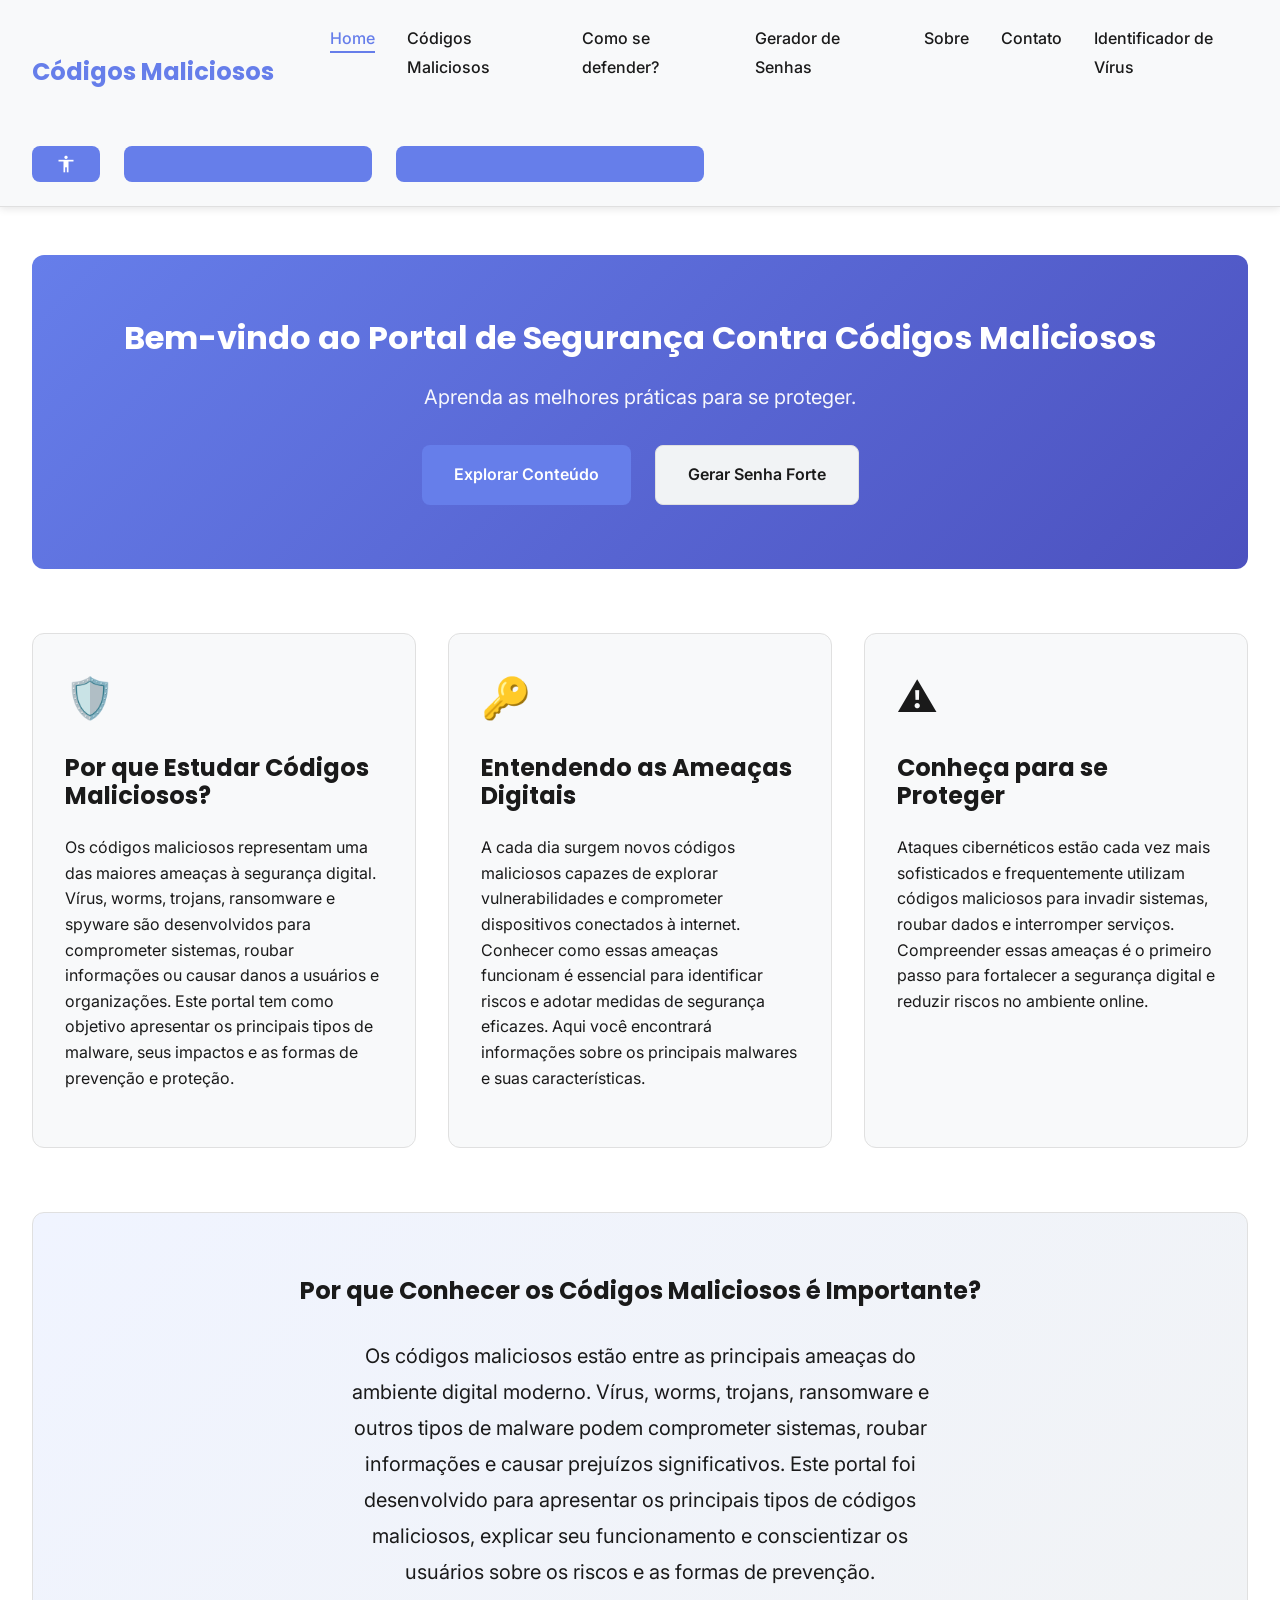
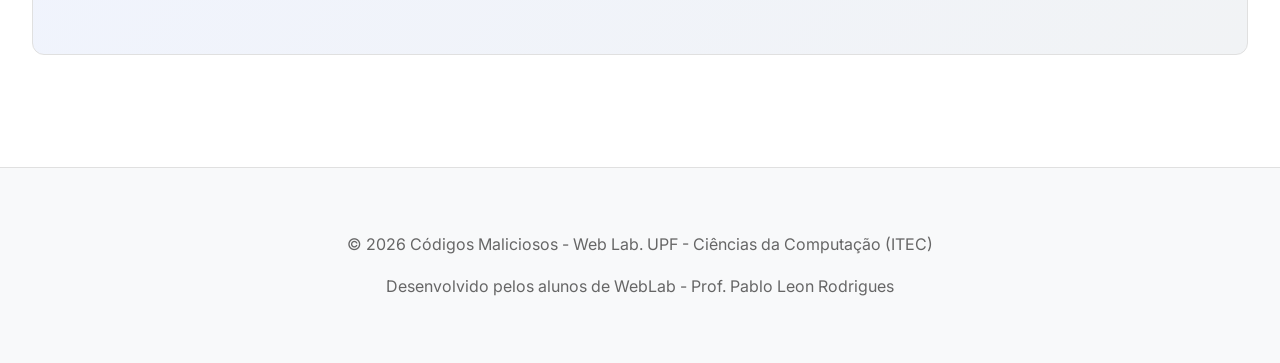
<file: index.html>
<!DOCTYPE html>
<html lang="pt-BR">
<head>
    <meta charset="UTF-8">
    <meta name="viewport" content="width=device-width, initial-scale=1.0">
    <title>Página Principal</title>
    <link rel="preconnect" href="https://fonts.googleapis.com">
    <link rel="preconnect" href="https://fonts.gstatic.com" crossorigin>
    <link href="https://fonts.googleapis.com/css2?family=Inter:wght@300;400;600;700&family=Poppins:wght@600;700;800&display=swap" rel="stylesheet">
    <link rel="stylesheet" href="https://fonts.googleapis.com/icon?family=Material+Icons">
    <link rel="stylesheet" href="./css/styles.css">
</head>
<body>
    <header class="header">
        <nav class="navbar">
            <div class="logo">
                <h1>Códigos Maliciosos</h1>
            </div>
            <ul class="nav-menu">
                <li><a href="index.html" class="active">Home</a></li>
                <li><a href="./pages/content1.html">Códigos Maliciosos</a></li>
                <li><a href="./pages/content2.html">Como se defender?</a></li>
                <li><a href="./pages/seguranca.html">Gerador de Senhas</a></li>
                <li><a href="./pages/sobre.html">Sobre</a></li>
                <li><a href="./pages/contato.html">Contato</a></li>
                <li><a href="./pages/verificacao.html">Identificador de Vírus</a></li>
            </ul>
            <div class="controls">
                <button id="aumentar-fonte" class="control-btn" title="Aumentar tamanho da fonte">
                    <span class="material-icons">accessibility</span>
                </button>
                <button id="theme-toggle" class="control-btn" title="Alternar tema">
                    <span class="material-icons">light_mode</span>
                </button>
                <button id="diminuir-fonte" class="control-btn" title="Diminuir fonte">
                    <span class="material-icons">text_decrease</span>
                </button>
            </div>
        </nav>
    </header>

    <main>
        <section class="hero">
            <div class="hero-content">
                <h2>Bem-vindo ao Portal de Segurança Contra Códigos Maliciosos</h2>
                <p>Aprenda as melhores práticas para se proteger.</p>
                <div class="cta-buttons">
                    <a href="./pages/content1.html" class="btn btn-primary">Explorar Conteúdo</a>
                    <a href="./pages/seguranca.html" class="btn btn-secondary">Gerar Senha Forte</a>
                </div>
            </div>
        </section>

        <section class="about-intro">
            <article class="card">
                <div class="card-icon">🛡️</div>
                <h3>Por que Estudar Códigos Maliciosos?</h3>
                <p>Os códigos maliciosos representam uma das maiores ameaças à segurança digital. 
                    Vírus, worms, trojans, ransomware e spyware são desenvolvidos para comprometer sistemas, roubar informações ou causar danos a usuários e organizações. 
                    Este portal tem como objetivo apresentar os principais tipos de malware, seus impactos e as formas de prevenção e proteção.
                </p>
            </article>
            <article class="card">
                <div class="card-icon">🔑</div>
                <h3>Entendendo as Ameaças Digitais</h3>
                <p>A cada dia surgem novos códigos maliciosos capazes de explorar vulnerabilidades e comprometer dispositivos conectados à internet. 
                    Conhecer como essas ameaças funcionam é essencial para identificar riscos e adotar medidas de segurança eficazes. 
                    Aqui você encontrará informações sobre os principais malwares e suas características.
                </p>
            </article>
            <article class="card">
                <div class="card-icon">⚠️</div>
                <h3>Conheça para se Proteger</h3>
                <p>Ataques cibernéticos estão cada vez mais sofisticados e frequentemente utilizam códigos maliciosos para invadir sistemas, roubar dados e interromper serviços. 
                    Compreender essas ameaças é o primeiro passo para fortalecer a segurança digital e reduzir riscos no ambiente online.
                </p>
            </article>
        </section>

        <section class="highlight">
            <h3>Por que Conhecer os Códigos Maliciosos é Importante?</h3>
            <p>
                Os códigos maliciosos estão entre as principais ameaças do ambiente digital moderno. 
                Vírus, worms, trojans, ransomware e outros tipos de malware podem comprometer sistemas, roubar informações e causar prejuízos significativos. 
                Este portal foi desenvolvido para apresentar os principais tipos de códigos maliciosos, explicar seu funcionamento e conscientizar os usuários sobre os riscos e as formas de prevenção.
            </p>
        </section>
    </main>

    <footer class="footer">
        <div class="footer-content">
            <p>&copy; 2026 Códigos Maliciosos - Web Lab. UPF - Ciências da Computação (ITEC)</p>
            <p>Desenvolvido pelos alunos de WebLab - Prof. Pablo Leon Rodrigues</p>
        </div>
    </footer>

    <script src="./js/script.js"></script>
</body>
</html>
</file>
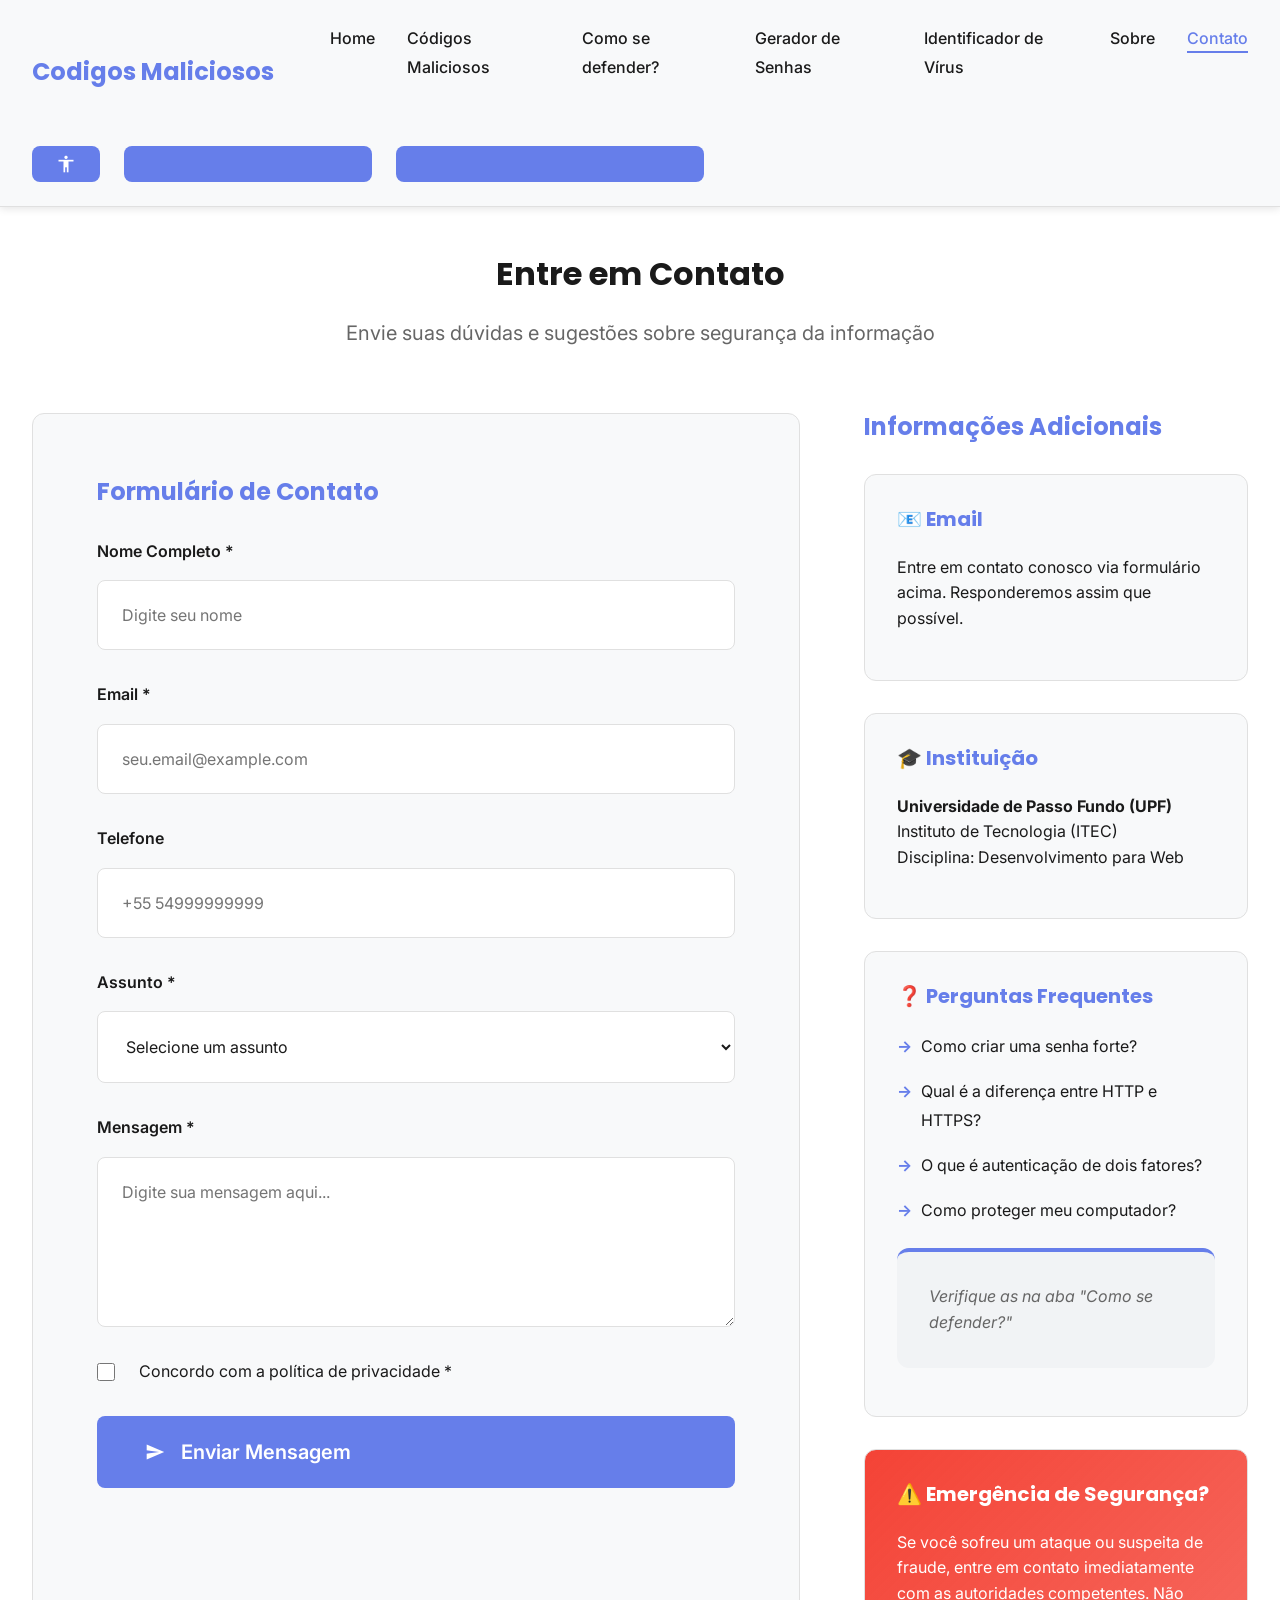
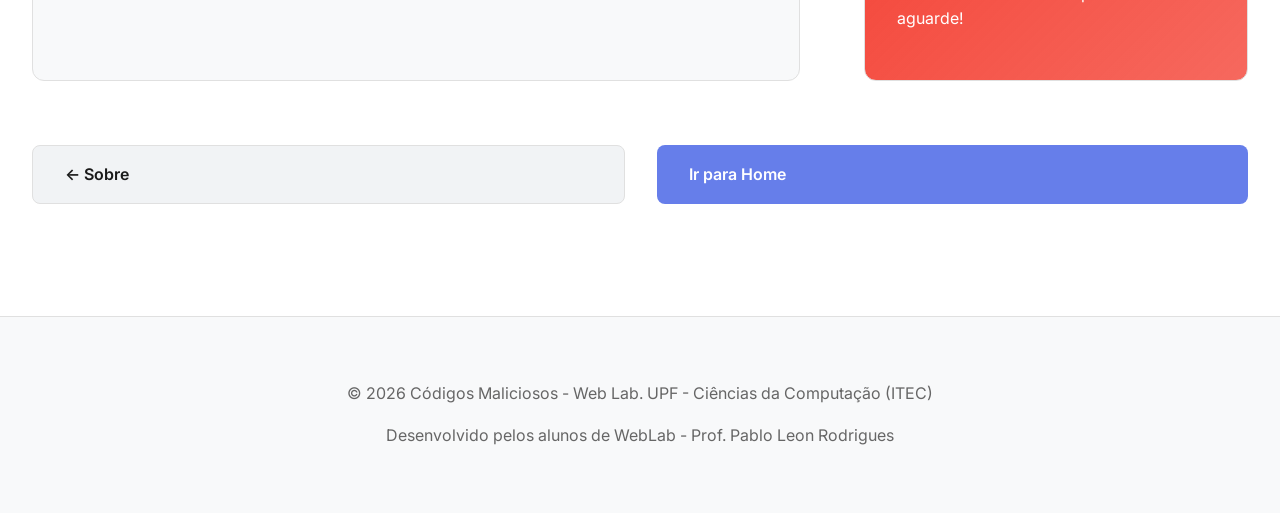
<file: pages/contato.html>
<!DOCTYPE html>
<html lang="pt-BR">
<head>
    <meta charset="UTF-8">
    <meta name="viewport" content="width=device-width, initial-scale=1.0">
    <title>Entre em Contato</title>
    <link rel="preconnect" href="https://fonts.googleapis.com">
    <link rel="preconnect" href="https://fonts.gstatic.com" crossorigin>
    <link href="https://fonts.googleapis.com/css2?family=Inter:wght@300;400;600;700&family=Poppins:wght@600;700;800&display=swap" rel="stylesheet">
    <link rel="stylesheet" href="https://fonts.googleapis.com/icon?family=Material+Icons">
    <link rel="stylesheet" href="../css/styles.css">
</head>
<body>
    <header class="header">
        <nav class="navbar">
            <div class="logo">
                <h1>Codigos Maliciosos</h1>
            </div>
            <ul class="nav-menu">
                <li><a href="../index.html">Home</a></li>
                <li><a href="../pages/content1.html">Códigos Maliciosos</a></li>
                <li><a href="../pages/content2.html">Como se defender?</a></li>
                <li><a href="../pages/seguranca.html">Gerador de Senhas</a></li>
                <li><a href="../pages/verificacao.html">Identificador de Vírus</a></li>
                <li><a href="../pages/sobre.html">Sobre</a></li>
                <li><a href="../pages/contato.html" class="active">Contato</a></li>
            </ul>
            <div class="controls">
                <button id="aumentar-fonte" class="control-btn" title="Aumentar tamanho da fonte">
                    <span class="material-icons">accessibility</span>
                </button>
                <button id="theme-toggle" class="control-btn" title="Alternar tema">
                    <span class="material-icons">light_mode</span>
                </button>
                <button id="diminuir-fonte" class="control-btn" title="Diminuir fonte">
                    <span class="material-icons">text_decrease</span>
                </button>
            </div>
        </nav>
    </header>

    <main>
        <section class="content-header">
            <h2>Entre em Contato</h2>
            <p class="subtitle">Envie suas dúvidas e sugestões sobre segurança da informação</p>
        </section>

        <section class="contact-container">
            <article class="contact-form-section">
                <h3>Formulário de Contato</h3>
                <form id="contactForm" class="contact-form">
                    <div class="form-group">
                        <label for="name">Nome Completo *</label>
                        <input 
                            type="text" 
                            id="name" 
                            name="name" 
                            required 
                            placeholder="Digite seu nome"
                        >
                    </div>

                    <div class="form-group">
                        <label for="email">Email *</label>
                        <input 
                            type="email" 
                            id="email" 
                            name="email" 
                            required 
                            placeholder="seu.email@example.com"
                        >
                    </div>

                   <div class="form-group">
                        <label for="phone">Telefone</label>
                            <input 
                                 type="tel"
                                 id="phone"
                                 name="phone"
                                 placeholder="+55 54999999999"
                                 oninput="permitirSomenteNumerosEMais(this)"
                            >
                    </div>

                    <div class="form-group">
                        <label for="subject">Assunto *</label>
                        <select id="subject" name="subject" required>
                            <option value="">Selecione um assunto</option>
                            <option value="duvida">Dúvida sobre Segurança</option>
                            <option value="sugestao">Sugestão de Conteúdo</option>
                            <option value="problema">Problema Técnico</option>
                            <option value="feedback">Feedback Geral</option>
                            <option value="outro">Outro</option>
                        </select>
                    </div>

                    <div class="form-group">
                        <label for="message">Mensagem *</label>
                        <textarea 
                            id="message" 
                            name="message" 
                            rows="6" 
                            required 
                            placeholder="Digite sua mensagem aqui..."
                        ></textarea>
                    </div>

                    <div class="form-group checkbox">
                        <label>
                            <input type="checkbox" id="privacy" name="privacy" required>
                            <span>Concordo com a política de privacidade *</span>
                        </label>
                    </div>

                    <button type="submit" class="btn btn-primary btn-large">
                        <span class="material-icons">send</span>
                        Enviar Mensagem
                    </button>
                </form>
            </article>

            <aside class="contact-info">
                <h3>Informações Adicionais</h3>
                
                <div class="info-section">
                    <h4>📧 Email</h4>
                    <p>Entre em contato conosco via formulário acima. Responderemos assim que possível.</p>
                </div>

                <div class="info-section">
                    <h4>🎓 Instituição</h4>
                    <p>
                        <strong>Universidade de Passo Fundo (UPF)</strong><br>
                        Instituto de Tecnologia (ITEC)<br>
                        Disciplina: Desenvolvimento para Web
                    </p>
                </div>

                <div class="info-section">
                    <h4>❓ Perguntas Frequentes</h4>
                    <ul>
                        <li>Como criar uma senha forte?</li>
                        <li>Qual é a diferença entre HTTP e HTTPS?</li>
                        <li>O que é autenticação de dois fatores?</li>
                        <li>Como proteger meu computador?</li>
                    </ul>
                    <p class="tip">Verifique as na aba "Como se defender?"</p>
                </div>

                <div class="info-section highlight-box">
                    <h4>⚠️ Emergência de Segurança?</h4>
                    <p>
                        Se você sofreu um ataque ou suspeita de fraude, entre em contato imediatamente 
                        com as autoridades competentes. Não aguarde!
                    </p>
                </div>
            </aside>
        </section>

        <div class="navigation-buttons">
            <a href="../pages/sobre.html" class="btn btn-secondary">← Sobre</a>
            <a href="../index.html" class="btn btn-primary">Ir para Home</a>
        </div>
    </main>

    <footer class="footer">
        <div class="footer-content">
            <p>&copy; 2026 Códigos Maliciosos - Web Lab. UPF - Ciências da Computação (ITEC)</p>
            <p>Desenvolvido pelos alunos de WebLab - Prof. Pablo Leon Rodrigues</p>
        </div>
    </footer>

    <script src="../js/script.js"></script>
</body>
</html>
</file>
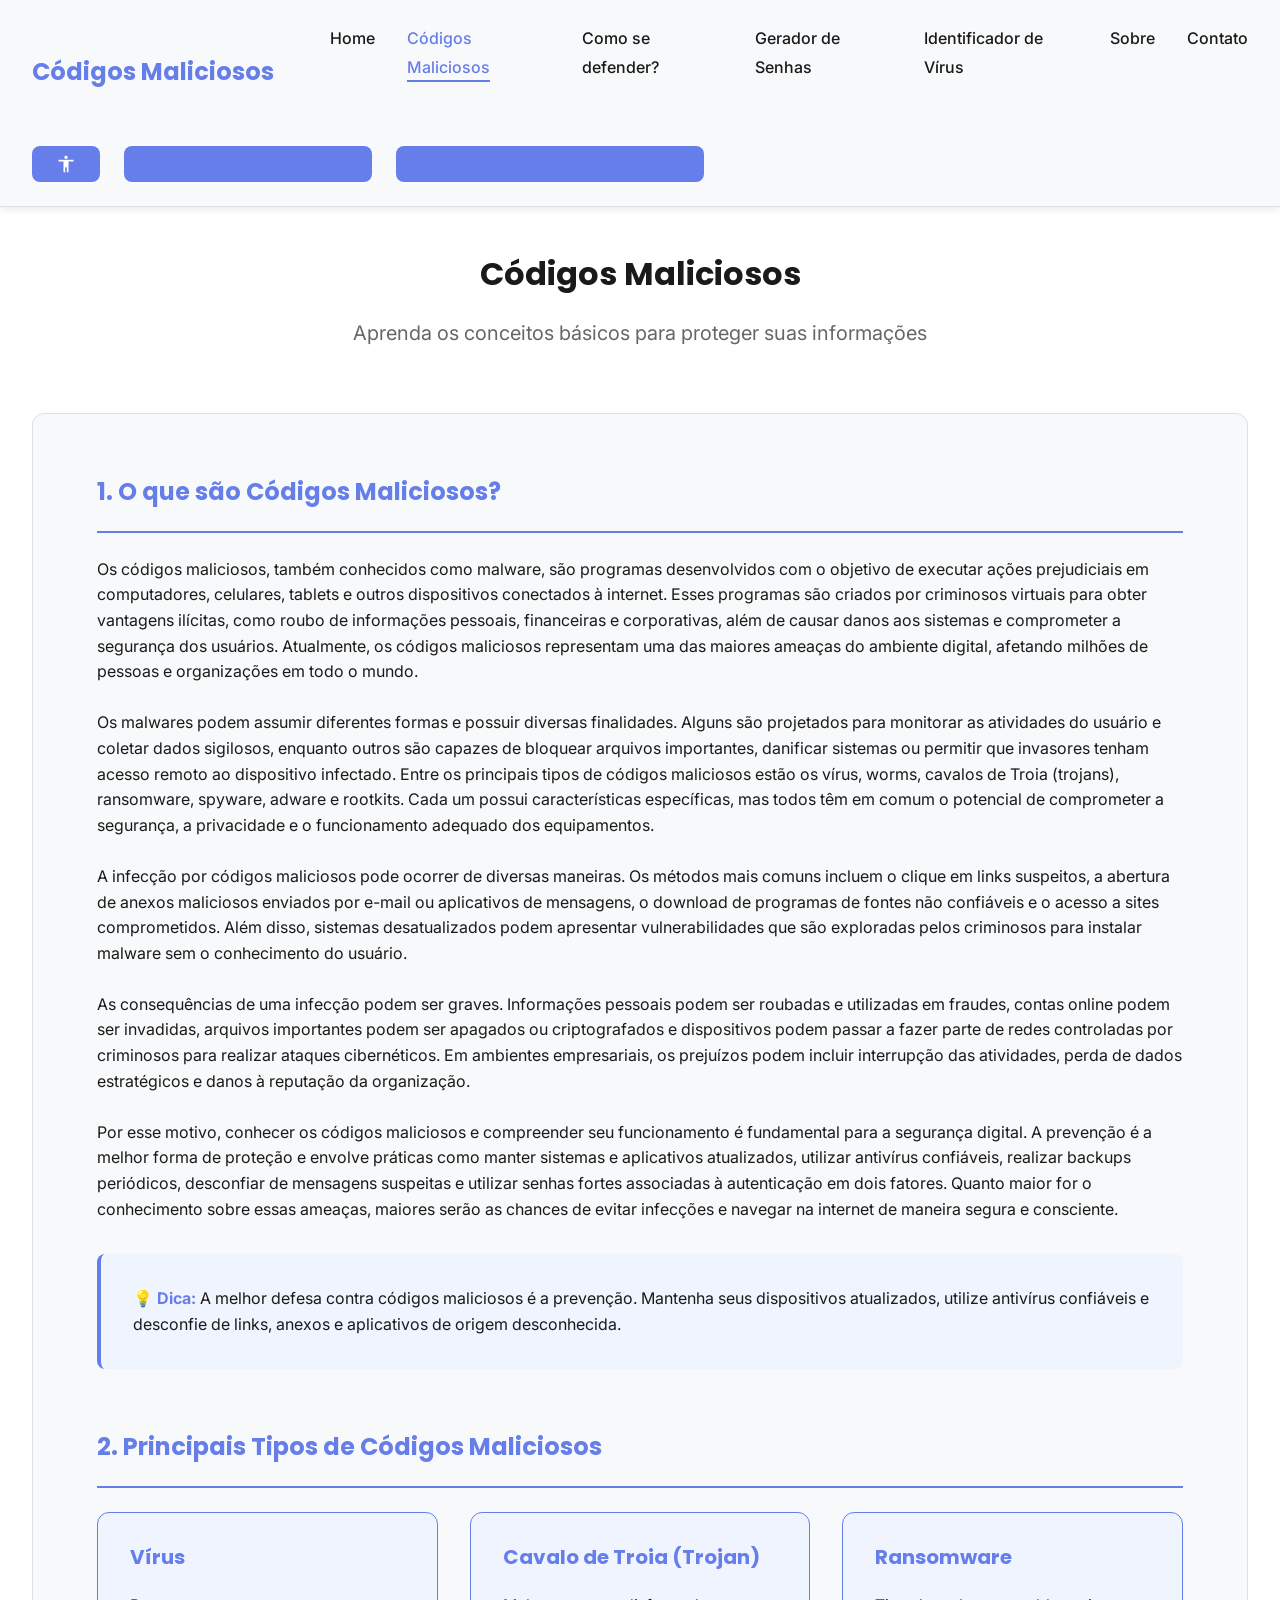
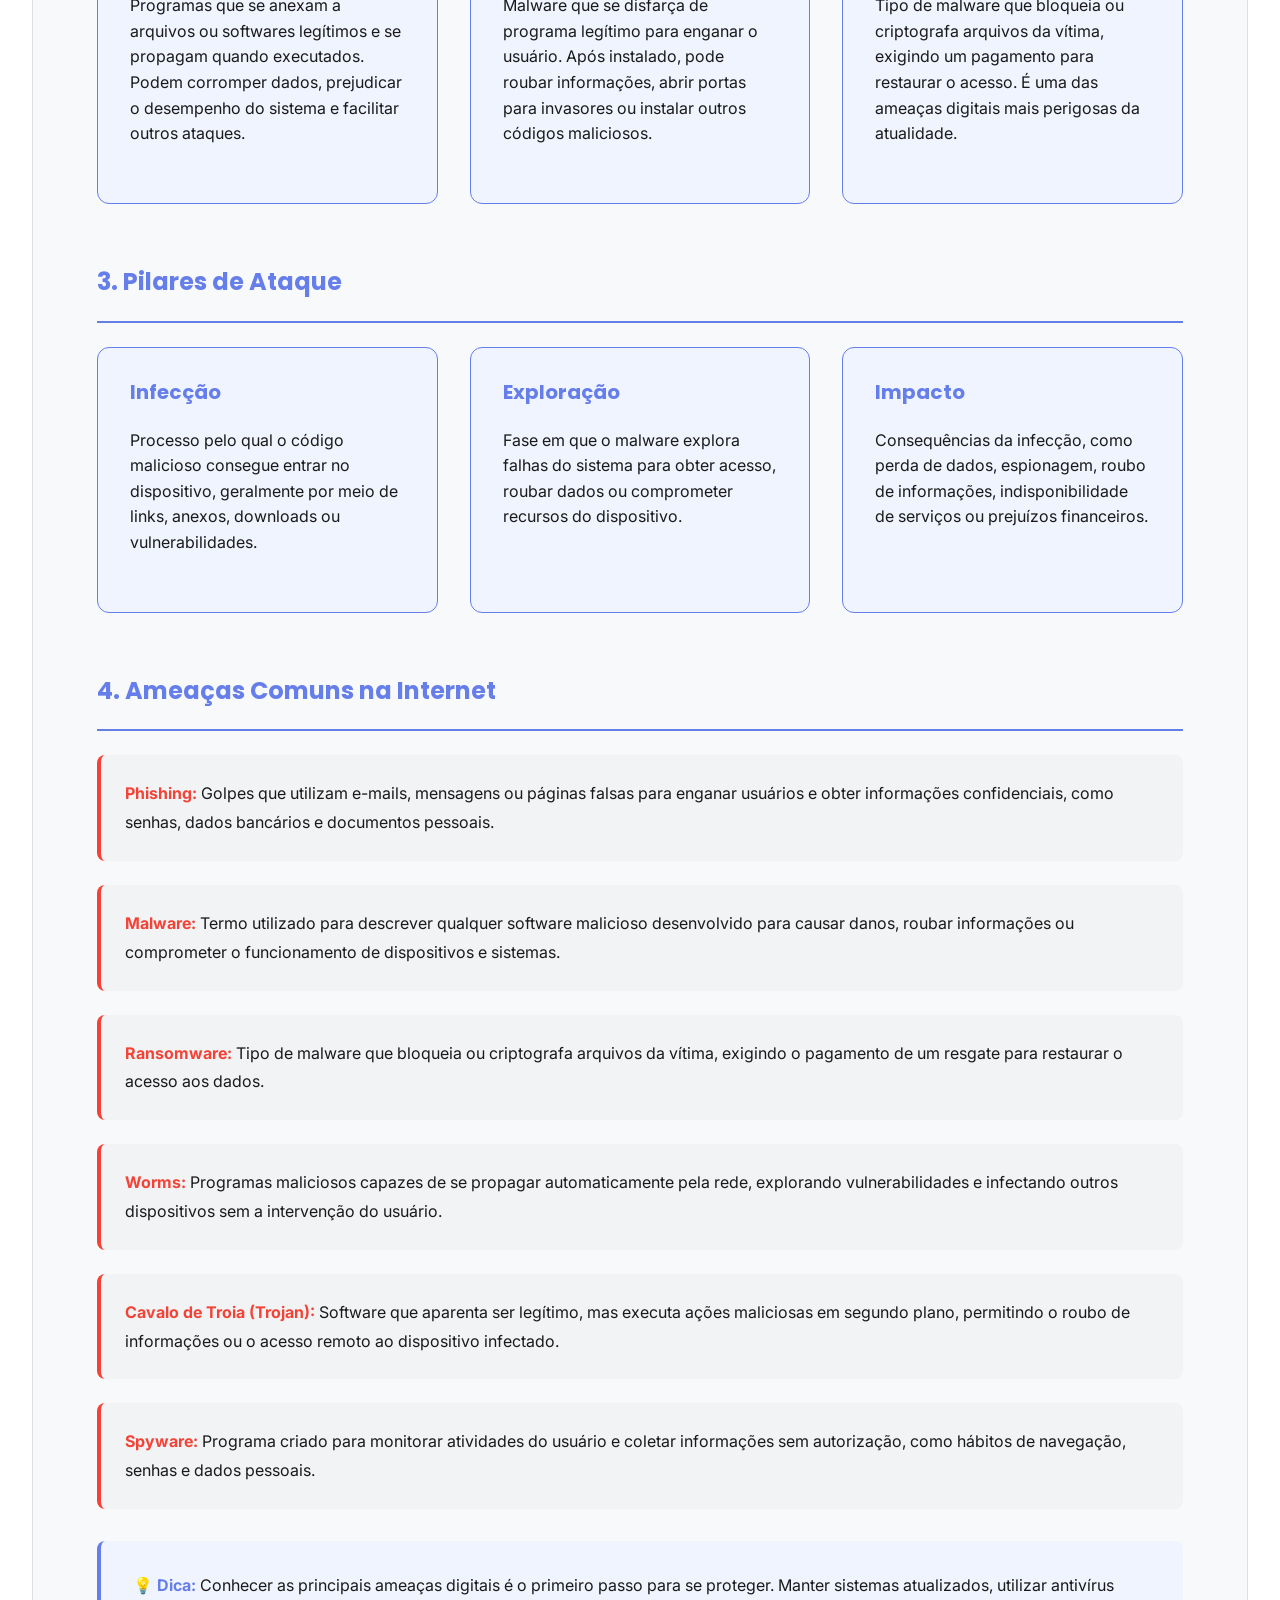
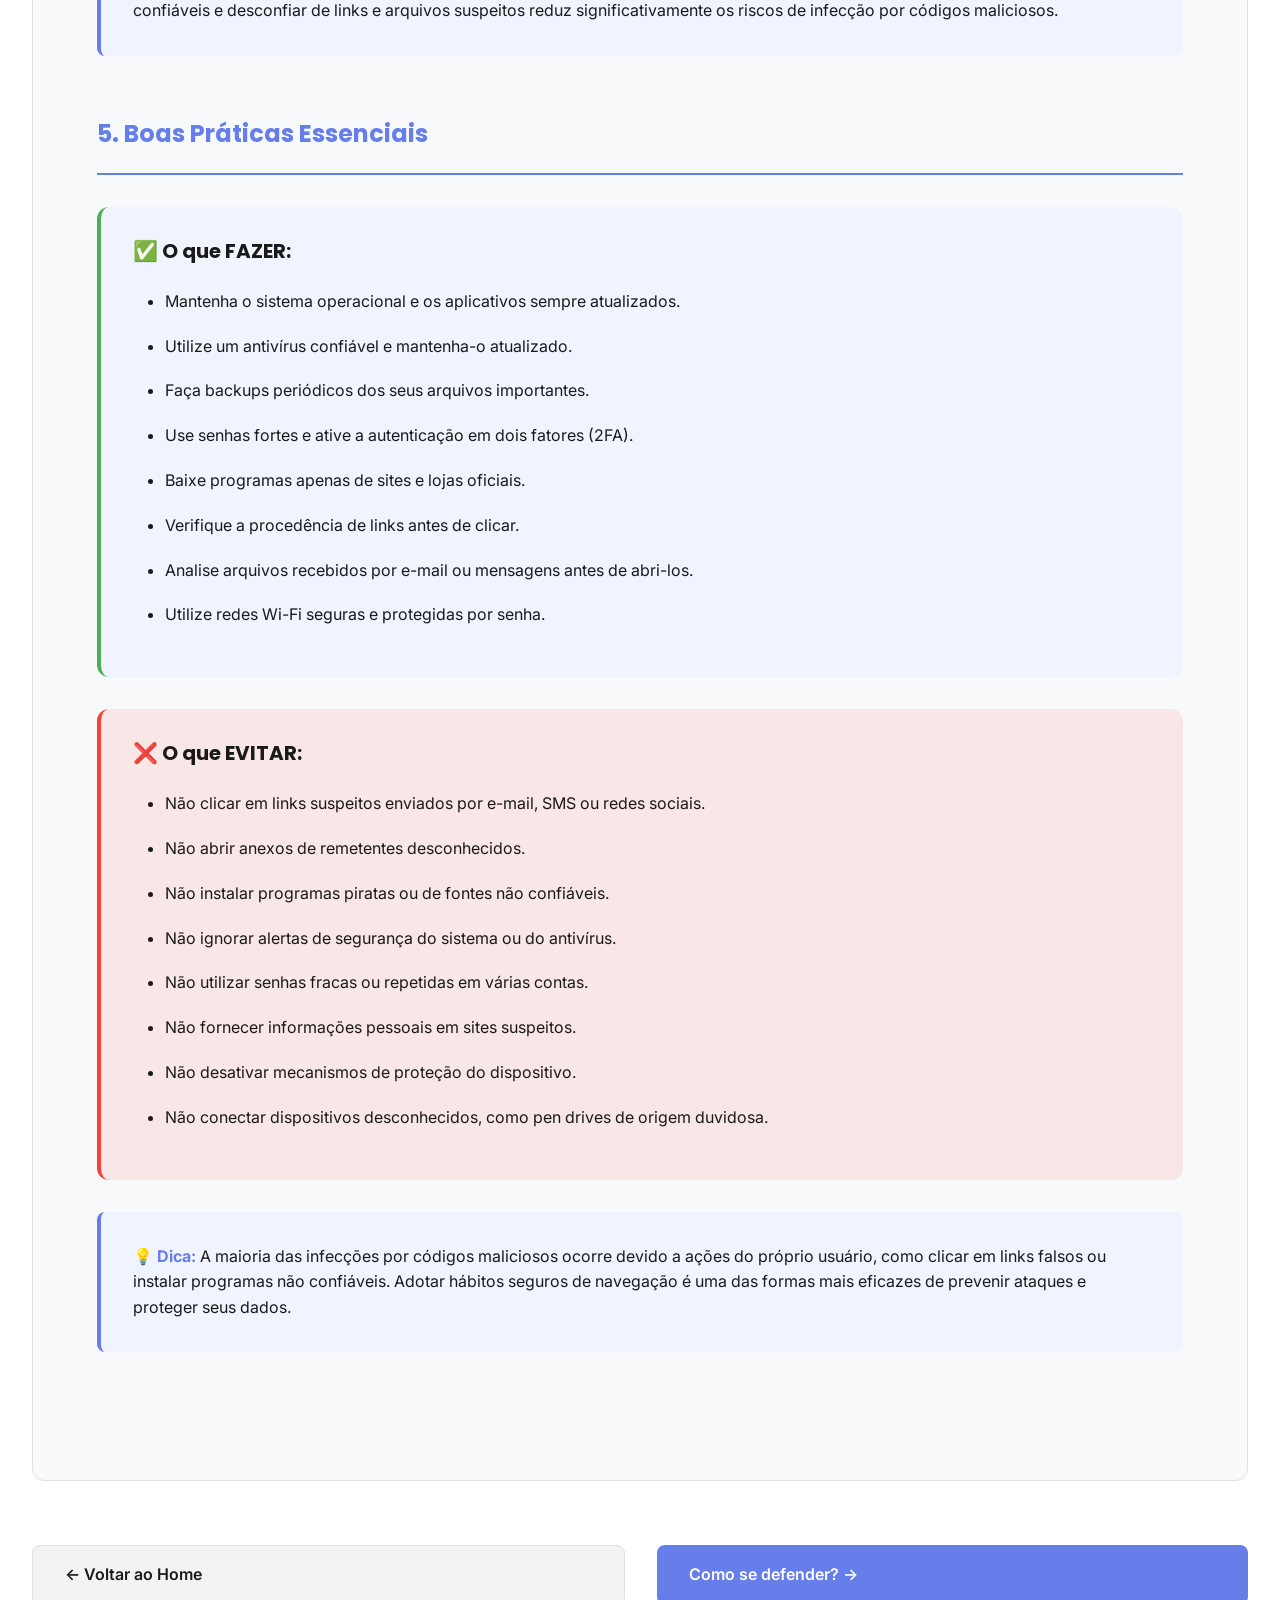
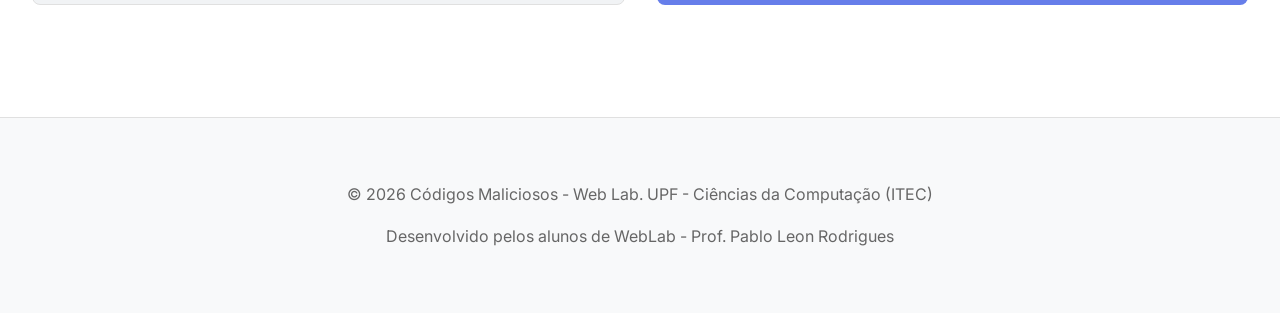
<file: pages/content1.html>
<!DOCTYPE html>
<html lang="pt-BR">
<head>
    <meta charset="UTF-8">
    <meta name="viewport" content="width=device-width, initial-scale=1.0">
    <title>Códigos Maliciosos</title>
    <link rel="preconnect" href="https://fonts.googleapis.com">
    <link rel="preconnect" href="https://fonts.gstatic.com" crossorigin>
    <link href="https://fonts.googleapis.com/css2?family=Inter:wght@300;400;600;700&family=Poppins:wght@600;700;800&display=swap" rel="stylesheet">
    <link rel="stylesheet" href="https://fonts.googleapis.com/icon?family=Material+Icons">
    <link rel="stylesheet" href="../css/styles.css">
</head>
<body>
    <header class="header">
        <nav class="navbar">
            <div class="logo">
                <h1>Códigos Maliciosos</h1>
            </div>
            <ul class="nav-menu">
                <li><a href="../index.html">Home</a></li>
                <li><a href="../content1.html" class="active">Códigos Maliciosos</a></li>
                <li><a href="content2.html">Como se defender?</a></li>
                <li><a href="seguranca.html">Gerador de Senhas</a></li>
                <li><a href="../pages/verificacao.html">Identificador de Vírus</a></li>
                <li><a href="sobre.html">Sobre</a></li>
                <li><a href="contato.html">Contato</a></li>
            </ul>
            <div class="controls">
                <button id="aumentar-fonte" class="control-btn" title="Aumentar tamanho da fonte">
                    <span class="material-icons">accessibility</span>
                </button>
                <button id="theme-toggle" class="control-btn" title="Alternar tema">
                    <span class="material-icons">light_mode</span>
                </button>
                <button id="diminuir-fonte" class="control-btn" title="Diminuir fonte">
                    <span class="material-icons">text_decrease</span>
                </button>
            </div>
        </nav>
    </header>

    <main>
        <section class="content-header">
            <h2>Códigos Maliciosos</h2>
            <p class="subtitle">Aprenda os conceitos básicos para proteger suas informações</p>
        </section>

        <article class="content">
            <section class="content-section">
                <h3>1. O que são Códigos Maliciosos?</h3>
                <p>
                    Os códigos maliciosos, também conhecidos como malware, são programas desenvolvidos com o objetivo de executar ações prejudiciais em computadores, celulares, tablets e outros dispositivos conectados à internet. 
                    Esses programas são criados por criminosos virtuais para obter vantagens ilícitas, como roubo de informações pessoais, financeiras e corporativas, além de causar danos aos sistemas e comprometer a segurança dos usuários. 
                    Atualmente, os códigos maliciosos representam uma das maiores ameaças do ambiente digital, afetando milhões de pessoas e organizações em todo o mundo.
                    <br>
                    <br>
                    Os malwares podem assumir diferentes formas e possuir diversas finalidades. Alguns são projetados para monitorar as atividades do usuário e coletar dados sigilosos, enquanto outros são capazes de bloquear arquivos importantes, 
                    danificar sistemas ou permitir que invasores tenham acesso remoto ao dispositivo infectado. Entre os principais tipos de códigos maliciosos estão os vírus, worms, cavalos de Troia (trojans), ransomware, spyware, adware e rootkits. Cada um possui características específicas, 
                    mas todos têm em comum o potencial de comprometer a segurança, a privacidade e o funcionamento adequado dos equipamentos.
                    <br>
                    <br>
                    A infecção por códigos maliciosos pode ocorrer de diversas maneiras. 
                    Os métodos mais comuns incluem o clique em links suspeitos, a abertura de anexos maliciosos enviados por e-mail ou aplicativos de mensagens, o download de programas de fontes não confiáveis e o acesso a sites comprometidos. 
                    Além disso, sistemas desatualizados podem apresentar vulnerabilidades que são exploradas pelos criminosos para instalar malware sem o conhecimento do usuário.
                    <br>
                    <br>
                    As consequências de uma infecção podem ser graves. 
                    Informações pessoais podem ser roubadas e utilizadas em fraudes, contas online podem ser invadidas, arquivos importantes podem ser apagados ou criptografados e dispositivos podem passar a fazer parte de redes controladas por criminosos para realizar ataques cibernéticos. 
                    Em ambientes empresariais, os prejuízos podem incluir interrupção das atividades, perda de dados estratégicos e danos à reputação da organização.
                    <br>
                    <br>
                    Por esse motivo, conhecer os códigos maliciosos e compreender seu funcionamento é fundamental para a segurança digital. 
                    A prevenção é a melhor forma de proteção e envolve práticas como manter sistemas e aplicativos atualizados, utilizar antivírus confiáveis, realizar backups periódicos, desconfiar de mensagens suspeitas e utilizar senhas fortes associadas à autenticação em dois fatores. 
                    Quanto maior for o conhecimento sobre essas ameaças, maiores serão as chances de evitar infecções e navegar na internet de maneira segura e consciente.
                </p>
                <div class="info-box">
                    <strong>💡 Dica:</strong> A melhor defesa contra códigos maliciosos é a prevenção. 
                    Mantenha seus dispositivos atualizados, utilize antivírus confiáveis e desconfie de links, anexos e aplicativos de origem desconhecida.
                </div>
            </section>

            <section class="content-section">
                <h3>2. Principais Tipos de Códigos Maliciosos</h3>
                <div class="pillar-grid">
                    <div class="pillar-item">
                        <h4>Vírus</h4>
                        <p>
                            Programas que se anexam a arquivos ou softwares legítimos e se propagam quando executados. 
                            Podem corromper dados, prejudicar o desempenho do sistema e facilitar outros ataques.</p>
                    </div>
                    <div class="pillar-item">
                        <h4>Cavalo de Troia (Trojan)</h4>
                        <p>
                            Malware que se disfarça de programa legítimo para enganar o usuário. 
                            Após instalado, pode roubar informações, abrir portas para invasores ou instalar outros códigos maliciosos.</p>
                    </div>
                    <div class="pillar-item">
                        <h4>Ransomware</h4>
                        <p>
                            Tipo de malware que bloqueia ou criptografa arquivos da vítima, exigindo um pagamento para restaurar o acesso. 
                            É uma das ameaças digitais mais perigosas da atualidade.</p>
                    </div>
                </div>
            </section>

            <section class="content-section">
                <h3>3. Pilares de Ataque</h3>
                <div class="pillar-grid">
                    <div class="pillar-item">
                        <h4>Infecção</h4>
                        <p>
                            Processo pelo qual o código malicioso consegue entrar no dispositivo, geralmente por meio de links, anexos, downloads ou vulnerabilidades.
                        </p>
                    </div>
                    <div class="pillar-item">
                        <h4>Exploração</h4>
                        <p>
                           Fase em que o malware explora falhas do sistema para obter acesso, roubar dados ou comprometer recursos do dispositivo.
                        </p>
                    </div>
                    <div class="pillar-item">
                        <h4>Impacto</h4>
                        <p>
                            Consequências da infecção, como perda de dados, espionagem, roubo de informações, indisponibilidade de serviços ou prejuízos financeiros.
                        </p>
                    </div>
                </div>
            </section>

            <section class="content-section">
                <h3>4. Ameaças Comuns na Internet</h3>
                <ul class="threat-list">
                    <li><strong>Phishing:</strong> Golpes que utilizam e-mails, mensagens ou páginas falsas para enganar usuários e obter informações confidenciais, como senhas, dados bancários e documentos pessoais.</li>
                    <li><strong>Malware:</strong> Termo utilizado para descrever qualquer software malicioso desenvolvido para causar danos, roubar informações ou comprometer o funcionamento de dispositivos e sistemas.</li>
                    <li><strong>Ransomware:</strong> Tipo de malware que bloqueia ou criptografa arquivos da vítima, exigindo o pagamento de um resgate para restaurar o acesso aos dados.</li>
                    <li><strong>Worms:</strong> Programas maliciosos capazes de se propagar automaticamente pela rede, explorando vulnerabilidades e infectando outros dispositivos sem a intervenção do usuário.</li>
                    <li><strong>Cavalo de Troia (Trojan):</strong> Software que aparenta ser legítimo, mas executa ações maliciosas em segundo plano, permitindo o roubo de informações ou o acesso remoto ao dispositivo infectado.</li>
                    <li><strong>Spyware:</strong> Programa criado para monitorar atividades do usuário e coletar informações sem autorização, como hábitos de navegação, senhas e dados pessoais.</li>
                </ul>
                <div class="info-box">
                    <strong>💡 Dica:</strong> Conhecer as principais ameaças digitais é o primeiro passo para se proteger. 
                    Manter sistemas atualizados, utilizar antivírus confiáveis e desconfiar de links e arquivos suspeitos reduz significativamente os riscos de infecção por códigos maliciosos.
                </div>
            </section>

            <section class="content-section">
                <h3>5. Boas Práticas Essenciais</h3>
                <div class="practice-box">
                    <h4>✅ O que FAZER:</h4>
                    <ul>
                        <li>Mantenha o sistema operacional e os aplicativos sempre atualizados.</li>
                        <li>Utilize um antivírus confiável e mantenha-o atualizado.</li>
                        <li>Faça backups periódicos dos seus arquivos importantes.</li>
                        <li>Use senhas fortes e ative a autenticação em dois fatores (2FA).</li>
                        <li>Baixe programas apenas de sites e lojas oficiais.</li>
                        <li>Verifique a procedência de links antes de clicar.</li>
                        <li>Analise arquivos recebidos por e-mail ou mensagens antes de abri-los.</li>
                        <li>Utilize redes Wi-Fi seguras e protegidas por senha.</li>
                    </ul>
                </div>
                <div class="practice-box danger">
                    <h4>❌ O que EVITAR:</h4>
                    <ul>
                        <li>Não clicar em links suspeitos enviados por e-mail, SMS ou redes sociais.</li>
                        <li>Não abrir anexos de remetentes desconhecidos.</li>
                        <li>Não instalar programas piratas ou de fontes não confiáveis.</li>
                        <li>Não ignorar alertas de segurança do sistema ou do antivírus.</li>
                        <li>Não utilizar senhas fracas ou repetidas em várias contas.</li>
                        <li>Não fornecer informações pessoais em sites suspeitos.</li>
                        <li>Não desativar mecanismos de proteção do dispositivo.</li>
                        <li>Não conectar dispositivos desconhecidos, como pen drives de origem duvidosa.</li>
                    </ul>
                </div>
                <div class="info-box">
                    <strong>💡 Dica:</strong> A maioria das infecções por códigos maliciosos ocorre devido a ações do próprio usuário, como clicar em links falsos ou instalar programas não confiáveis. 
                    Adotar hábitos seguros de navegação é uma das formas mais eficazes de prevenir ataques e proteger seus dados.
                </div>
            </section>
        </article>

        <div class="navigation-buttons">
            <a href="../index.html" class="btn btn-secondary">← Voltar ao Home</a>
            <a href="../pages/content2.html" class="btn btn-primary">Como se defender? →</a>
        </div>
    </main>

    <footer class="footer">
        <div class="footer-content">
            <p>&copy; 2026 Códigos Maliciosos - Web Lab. UPF - Ciências da Computação (ITEC)</p>
            <p>Desenvolvido pelos alunos de WebLab - Prof. Pablo Leon Rodrigues</p>
        </div>
    </footer>

    <script src="../js/script.js"></script>
</body>
</html>
</file>
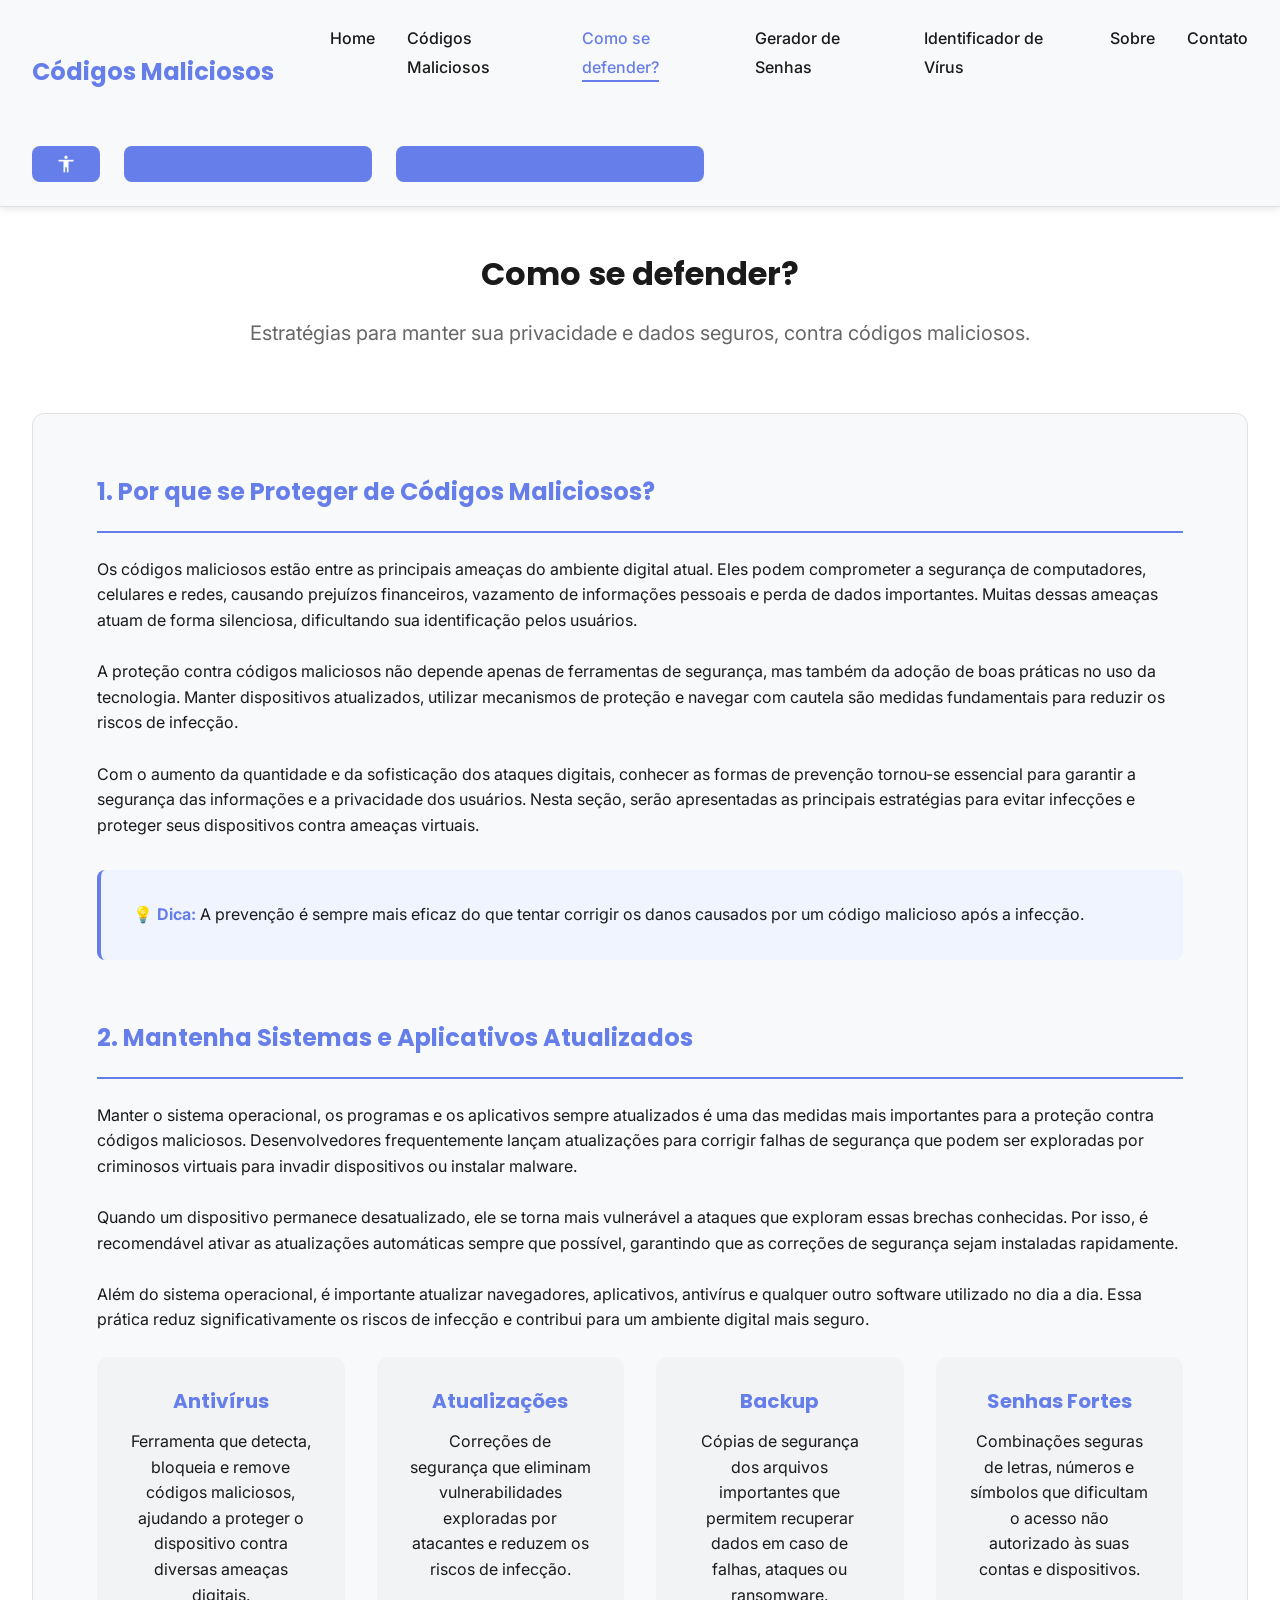
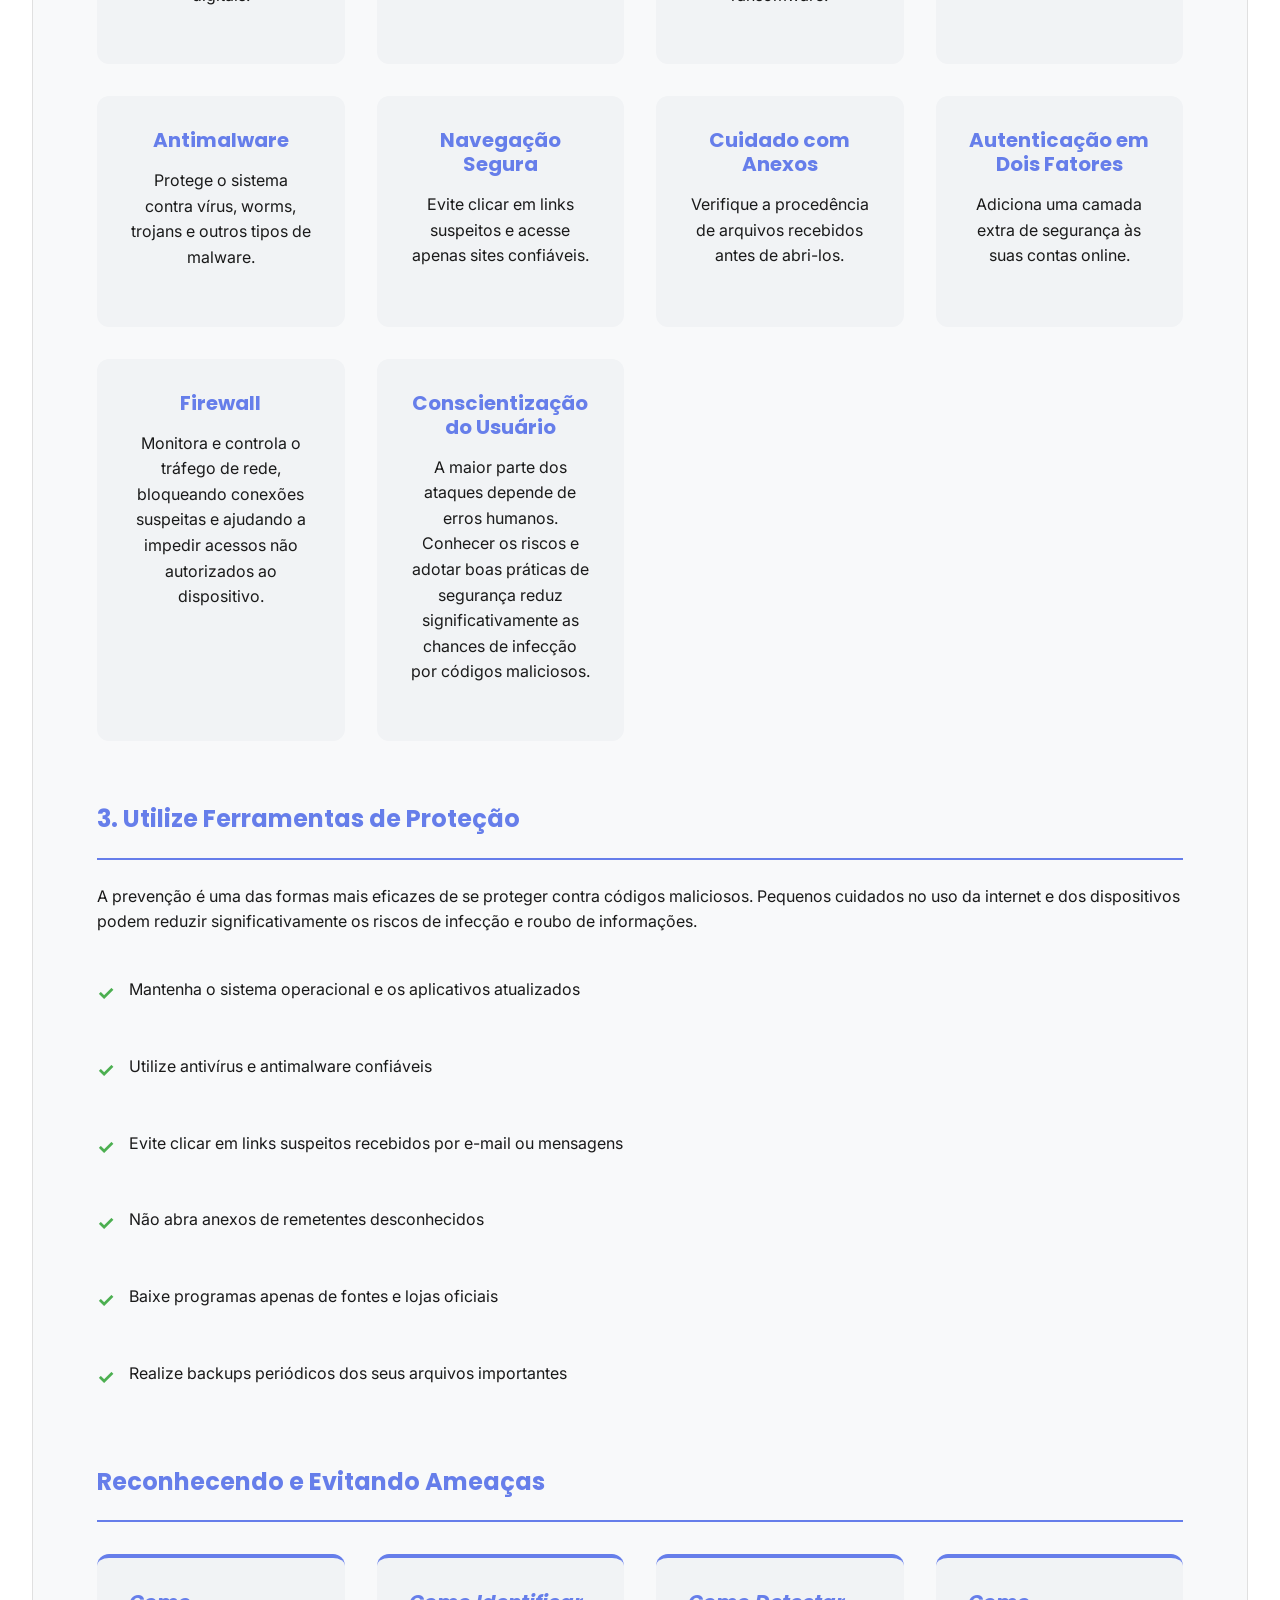
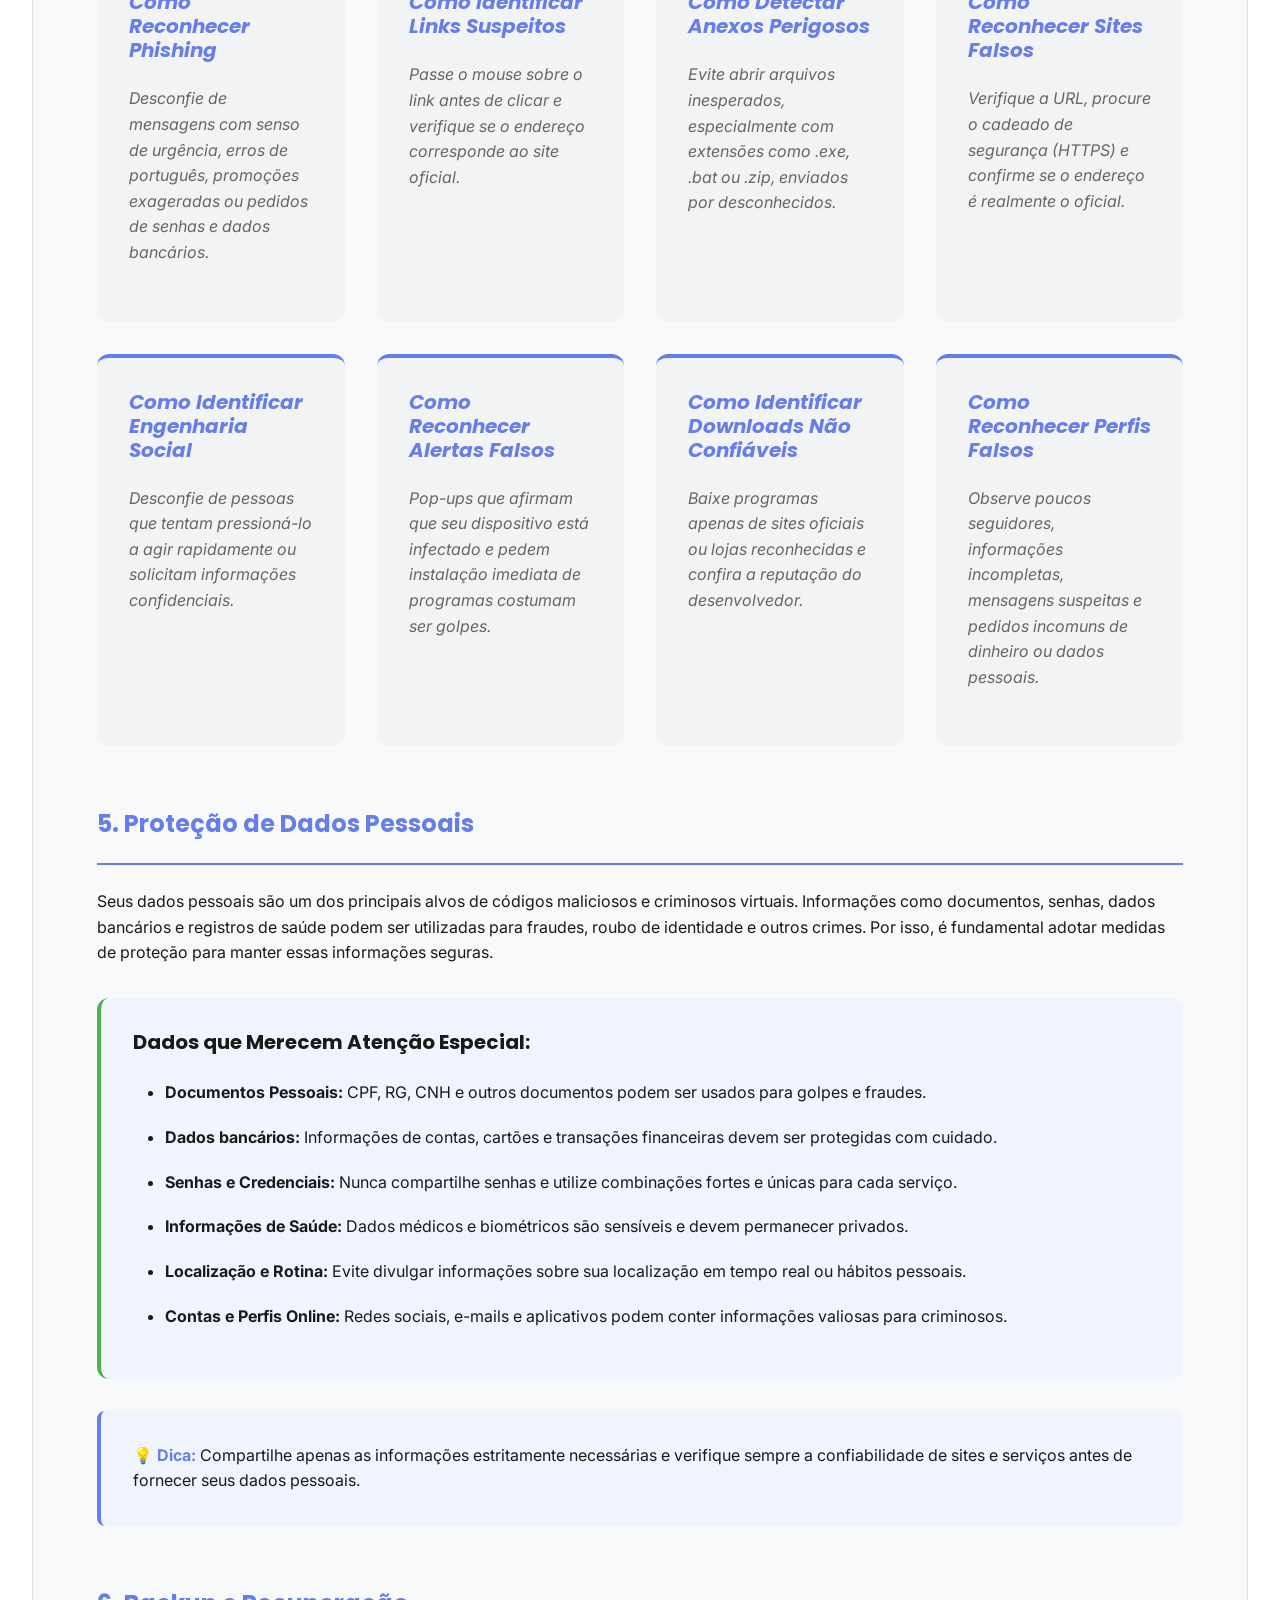
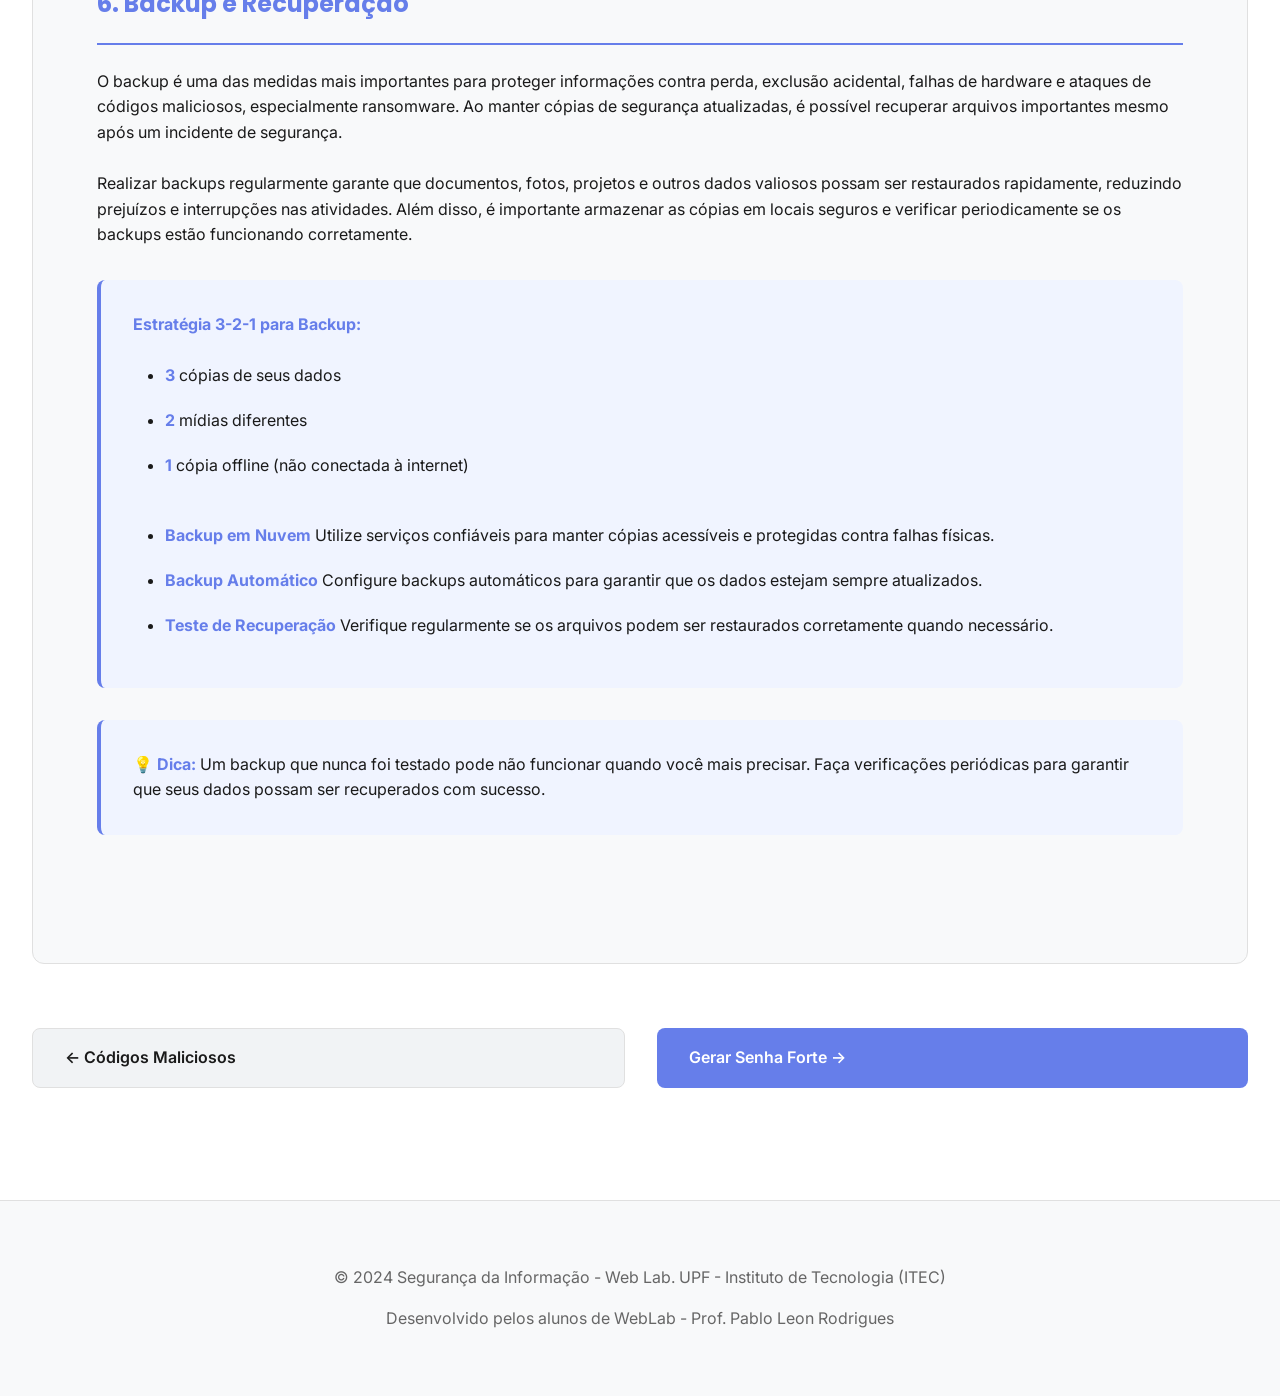
<file: pages/content2.html>
<!DOCTYPE html>
<html lang="pt-BR">
<head>
    <meta charset="UTF-8">
    <meta name="viewport" content="width=device-width, initial-scale=1.0">
    <title>Como se defender?</title>
    <link rel="preconnect" href="https://fonts.googleapis.com">
    <link rel="preconnect" href="https://fonts.gstatic.com" crossorigin>
    <link href="https://fonts.googleapis.com/css2?family=Inter:wght@300;400;600;700&family=Poppins:wght@600;700;800&display=swap" rel="stylesheet">
    <link rel="stylesheet" href="https://fonts.googleapis.com/icon?family=Material+Icons">
    <link rel="stylesheet" href="../css/styles.css">
</head>
<body>
    <header class="header">
        <nav class="navbar">
            <div class="logo">
                <h1>Códigos Maliciosos</h1>
            </div>
            <ul class="nav-menu">
                <li><a href="../index.html">Home</a></li>
                <li><a href="../pages/content1.html">Códigos Maliciosos</a></li>
                <li><a href="../pages/content2.html"class="active">Como se defender?</a></li>
                <li><a href="../pages/seguranca.html">Gerador de Senhas</a></li>
                <li><a href="../pages/verificacao.html">Identificador de Vírus</a></li>
                <li><a href="../pages/sobre.html">Sobre</a></li>
                <li><a href="../pages/contato.html">Contato</a></li>
            </ul>
            <div class="controls">
                <button id="aumentar-fonte" class="control-btn" title="Aumentar tamanho da fonte">
                    <span class="material-icons">accessibility</span>
                </button>
                <button id="theme-toggle" class="control-btn" title="Alternar tema">
                    <span class="material-icons">light_mode</span>
                </button>
                <button id="diminuir-fonte" class="control-btn" title="Diminuir fonte">
                    <span class="material-icons">text_decrease</span>
                </button>
            </div>
        </nav>
    </header>

    <main>
        <section class="content-header">
            <h2>Como se defender?</h2>
            <p class="subtitle">Estratégias para manter sua privacidade e dados seguros, contra códigos maliciosos.</p>
        </section>

        <article class="content">
            <section class="content-section">
                <h3>1. Por que se Proteger de Códigos Maliciosos?</h3>
                <p>
                    Os códigos maliciosos estão entre as principais ameaças do ambiente digital atual. 
                    Eles podem comprometer a segurança de computadores, celulares e redes, causando prejuízos financeiros, vazamento de informações pessoais e perda de dados importantes. 
                    Muitas dessas ameaças atuam de forma silenciosa, dificultando sua identificação pelos usuários.
                    <br>
                    <br>
                    A proteção contra códigos maliciosos não depende apenas de ferramentas de segurança, mas também da adoção de boas práticas no uso da tecnologia. 
                    Manter dispositivos atualizados, utilizar mecanismos de proteção e navegar com cautela são medidas fundamentais para reduzir os riscos de infecção.
                    <br>
                    <br>
                    Com o aumento da quantidade e da sofisticação dos ataques digitais, conhecer as formas de prevenção tornou-se essencial para garantir a segurança das informações e a privacidade dos usuários. 
                    Nesta seção, serão apresentadas as principais estratégias para evitar infecções e proteger seus dispositivos contra ameaças virtuais.
                </p>
                <div class="info-box">
                    <strong>💡 Dica:</strong> A prevenção é sempre mais eficaz do que tentar corrigir os danos causados por um código malicioso após a infecção.
                </div>
            </section>

            <section class="content-section">
                <h3>2. Mantenha Sistemas e Aplicativos Atualizados</h3>
                <p>
                    Manter o sistema operacional, os programas e os aplicativos sempre atualizados é uma das medidas mais importantes para a proteção contra códigos maliciosos. 
                    Desenvolvedores frequentemente lançam atualizações para corrigir falhas de segurança que podem ser exploradas por criminosos virtuais para invadir dispositivos ou instalar malware.
                    <br>
                    <br>
                    Quando um dispositivo permanece desatualizado, ele se torna mais vulnerável a ataques que exploram essas brechas conhecidas. 
                    Por isso, é recomendável ativar as atualizações automáticas sempre que possível, garantindo que as correções de segurança sejam instaladas rapidamente.
                    <br>
                    <br>
                    Além do sistema operacional, é importante atualizar navegadores, aplicativos, antivírus e qualquer outro software utilizado no dia a dia. 
                    Essa prática reduz significativamente os riscos de infecção e contribui para um ambiente digital mais seguro.
                </p>
                <div class="method-grid">
                    <div class="method-item">
                        <h4>Antivírus</h4>
                        <p>Ferramenta que detecta, bloqueia e remove códigos maliciosos, ajudando a proteger o dispositivo contra diversas ameaças digitais.</p>
                    </div>
                    <div class="method-item">
                        <h4>Atualizações</h4>
                        <p>Correções de segurança que eliminam vulnerabilidades exploradas por atacantes e reduzem os riscos de infecção.</p>
                    </div>
                    <div class="method-item">
                        <h4>Backup</h4>
                        <p>Cópias de segurança dos arquivos importantes que permitem recuperar dados em caso de falhas, ataques ou ransomware.</p>
                    </div>
                    <div class="method-item">
                        <h4>Senhas Fortes</h4>
                        <p>Combinações seguras de letras, números e símbolos que dificultam o acesso não autorizado às suas contas e dispositivos.</p>
                    </div>
                    <div class="method-item">
                        <h4>Antimalware</h4>
                        <p>Protege o sistema contra vírus, worms, trojans e outros tipos de malware.</p>
                    </div>
                    <div class="method-item">
                        <h4>Navegação Segura</h4>
                        <p>Evite clicar em links suspeitos e acesse apenas sites confiáveis.</p>
                    </div>
                    <div class="method-item">
                        <h4>Cuidado com Anexos</h4>
                        <p>Verifique a procedência de arquivos recebidos antes de abri-los.</p>
                    </div>
                    <div class="method-item">
                        <h4>Autenticação em Dois Fatores</h4>
                        <p>Adiciona uma camada extra de segurança às suas contas online.</p>
                    </div>
                     <div class="method-item">
                        <h4>Firewall</h4>
                        <p>Monitora e controla o tráfego de rede, bloqueando conexões suspeitas e ajudando a impedir acessos não autorizados ao dispositivo.</p>
                    </div>
                     <div class="method-item">
                        <h4>Conscientização do Usuário</h4>
                        <p>A maior parte dos ataques depende de erros humanos. Conhecer os riscos e adotar boas práticas de segurança reduz significativamente as chances de infecção por códigos maliciosos.</p>
                    </div>
                </div>
            </section>

            <section class="content-section">
                <h3>3. Utilize Ferramentas de Proteção</h3>
                <p>
                     A prevenção é uma das formas mais eficazes de se proteger contra códigos maliciosos. 
                     Pequenos cuidados no uso da internet e dos dispositivos podem reduzir significativamente 
                     os riscos de infecção e roubo de informações.
                </p>
                <ul class="action-list">
                     <li>Mantenha o sistema operacional e os aplicativos atualizados</li>
                     <li>Utilize antivírus e antimalware confiáveis</li>
                     <li>Evite clicar em links suspeitos recebidos por e-mail ou mensagens</li>
                     <li>Não abra anexos de remetentes desconhecidos</li>
                     <li>Baixe programas apenas de fontes e lojas oficiais</li>
                     <li>Realize backups periódicos dos seus arquivos importantes</li>
                </ul>
            </section>

            <section class="content-section">
                <h3>Reconhecendo e Evitando Ameaças</h3>
                <div class="security-tips">
                    <div class="tip">
                        <h4>Como Reconhecer Phishing</h4>
                        <p>Desconfie de mensagens com senso de urgência, erros de português, promoções exageradas ou pedidos de senhas e dados bancários.</p>
                    </div>
                    <div class="tip">
                        <h4>Como Identificar Links Suspeitos</h4>
                        <p>Passe o mouse sobre o link antes de clicar e verifique se o endereço corresponde ao site oficial.</p>
                    </div>
                    <div class="tip">
                        <h4>Como Detectar Anexos Perigosos</h4>
                        <p>Evite abrir arquivos inesperados, especialmente com extensões como .exe, .bat ou .zip, enviados por desconhecidos.</p>
                    </div>
                    <div class="tip">
                        <h4>Como Reconhecer Sites Falsos</h4>
                        <p>Verifique a URL, procure o cadeado de segurança (HTTPS) e confirme se o endereço é realmente o oficial.</p>
                    </div>
                    <div class="tip">
                        <h4>Como Identificar Engenharia Social</h4>
                        <p>Desconfie de pessoas que tentam pressioná-lo a agir rapidamente ou solicitam informações confidenciais.</p>
                    </div>
                    <div class="tip">
                        <h4>Como Reconhecer Alertas Falsos</h4>
                        <p>Pop-ups que afirmam que seu dispositivo está infectado e pedem instalação imediata de programas costumam ser golpes.</p>
                    </div>
                    <div class="tip">
                        <h4>Como Identificar Downloads Não Confiáveis</h4>
                        <p>Baixe programas apenas de sites oficiais ou lojas reconhecidas e confira a reputação do desenvolvedor.</p>
                    </div>
                    <div class="tip">
                        <h4>Como Reconhecer Perfis Falsos</h4>
                        <p>Observe poucos seguidores, informações incompletas, mensagens suspeitas e pedidos incomuns de dinheiro ou dados pessoais.</p>
                    </div>
                </div>
            </section>

            <section class="content-section">
                <h3>5. Proteção de Dados Pessoais</h3>
                <p>
                    Seus dados pessoais são um dos principais alvos de códigos maliciosos e criminosos virtuais. 
                    Informações como documentos, senhas, dados bancários e registros de saúde podem ser utilizadas para fraudes, roubo de identidade e outros crimes. 
                    Por isso, é fundamental adotar medidas de proteção para manter essas informações seguras.
                </p>
                <div class="practice-box">
                    <h4>Dados que Merecem Atenção Especial:</h4>
                    <ul>
                        <li><strong>Documentos Pessoais:</strong> CPF, RG, CNH e outros documentos podem ser usados para golpes e fraudes.</li>
                        <li><strong>Dados bancários:</strong> Informações de contas, cartões e transações financeiras devem ser protegidas com cuidado.</li>
                        <li><strong>Senhas e Credenciais:</strong> Nunca compartilhe senhas e utilize combinações fortes e únicas para cada serviço.</li>
                        <li><strong>Informações de Saúde:</strong> Dados médicos e biométricos são sensíveis e devem permanecer privados.</li>
                        <li><strong>Localização e Rotina:</strong> Evite divulgar informações sobre sua localização em tempo real ou hábitos pessoais.</li>
                        <li><strong>Contas e Perfis Online:</strong> Redes sociais, e-mails e aplicativos podem conter informações valiosas para criminosos.</li>
                    </ul>
                </div>
                <div class="info-box">
                    <strong>💡 Dica:</strong> Compartilhe apenas as informações estritamente necessárias e verifique sempre a confiabilidade de sites e serviços antes de fornecer seus dados pessoais.
                </div>
            </section>

            <section class="content-section">
                <h3>6. Backup e Recuperação</h3>
                <p>
                    O backup é uma das medidas mais importantes para proteger informações contra perda, exclusão acidental, falhas de hardware e ataques de códigos maliciosos, especialmente ransomware. 
                    Ao manter cópias de segurança atualizadas, é possível recuperar arquivos importantes mesmo após um incidente de segurança.
                    <br>
                    <br>
                    Realizar backups regularmente garante que documentos, fotos, projetos e outros dados valiosos possam ser restaurados rapidamente, reduzindo prejuízos e interrupções nas atividades. 
                    Além disso, é importante armazenar as cópias em locais seguros e verificar periodicamente se os backups estão funcionando corretamente.
                </p>
                <div class="info-box">
                    <strong>Estratégia 3-2-1 para Backup:</strong>
                    <ul>
                        <li><strong>3</strong> cópias de seus dados</li>
                        <li><strong>2</strong> mídias diferentes</li>
                        <li><strong>1</strong> cópia offline (não conectada à internet)</li>
                        <br>
                        <li><strong>Backup em Nuvem</strong> Utilize serviços confiáveis para manter cópias acessíveis e protegidas contra falhas físicas.</li>
                        <li><strong>Backup Automático</strong> Configure backups automáticos para garantir que os dados estejam sempre atualizados.</li>
                        <li><strong>Teste de Recuperação</strong> Verifique regularmente se os arquivos podem ser restaurados corretamente quando necessário.</li>
                    </ul>
                </div>
                <div class="info-box">
                    <strong>💡 Dica:</strong> Um backup que nunca foi testado pode não funcionar quando você mais precisar. 
                    Faça verificações periódicas para garantir que seus dados possam ser recuperados com sucesso.
                </div>
            </section>
        </article>

        <div class="navigation-buttons">
            <a href="../pages/content1.html" class="btn btn-secondary">← Códigos Maliciosos</a>
            <a href="../pages/seguranca.html" class="btn btn-primary">Gerar Senha Forte →</a>
        </div>
    </main>

    <footer class="footer">
        <div class="footer-content">
            <p>&copy; 2024 Segurança da Informação - Web Lab. UPF - Instituto de Tecnologia (ITEC)</p>
            <p>Desenvolvido pelos alunos de WebLab - Prof. Pablo Leon Rodrigues</p>
        </div>
    </footer>

    <script src="../js/script.js"></script>
</body>
</html>
</file>
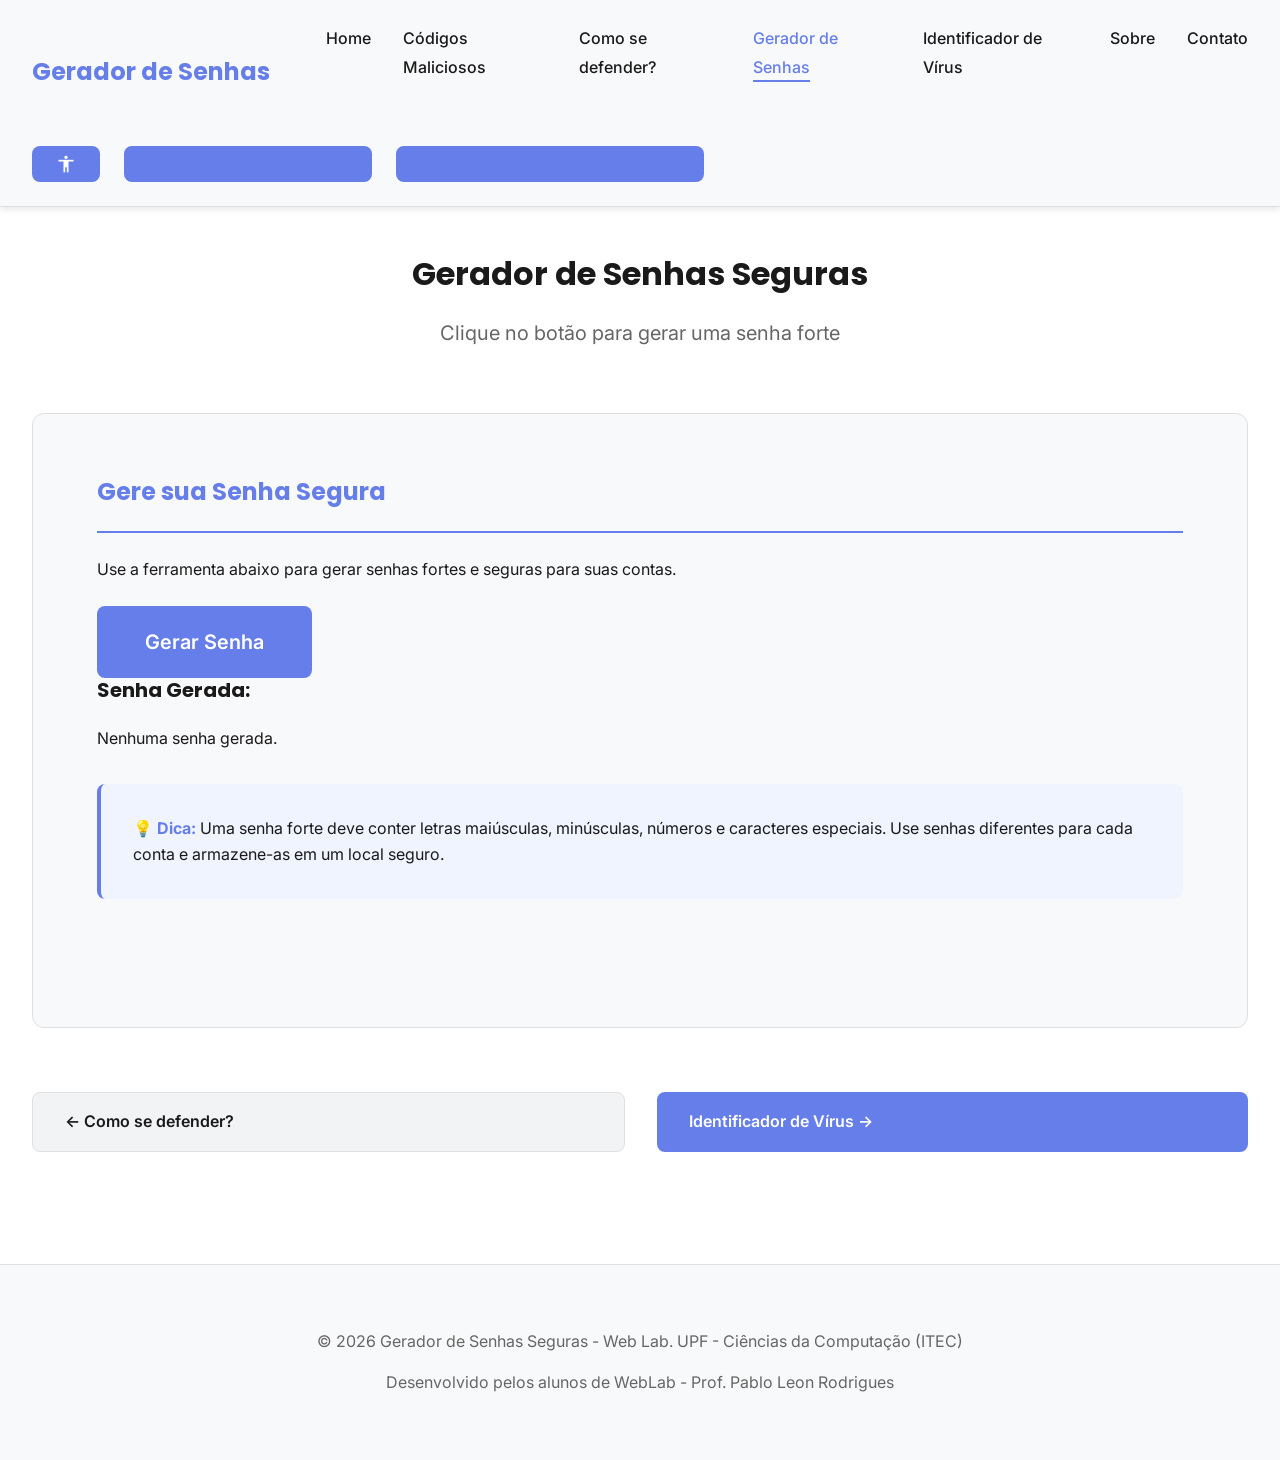
<file: pages/seguranca.html>
<!DOCTYPE html>
<html lang="pt-BR">
<head>
    <meta charset="UTF-8">
    <meta name="viewport" content="width=device-width, initial-scale=1.0">
    <title>Gerador de Senhas</title>
    <link rel="preconnect" href="https://fonts.googleapis.com">
    <link rel="preconnect" href="https://fonts.gstatic.com" crossorigin>
    <link href="https://fonts.googleapis.com/css2?family=Inter:wght@300;400;600;700&family=Poppins:wght@600;700;800&display=swap" rel="stylesheet">
    <link rel="stylesheet" href="https://fonts.googleapis.com/icon?family=Material+Icons">
    <link rel="stylesheet" href="../css/styles.css">
</head>
<body>

    <header class="header">
        <nav class="navbar">
            <div class="logo">
                <h1>Gerador de Senhas</h1>
            </div>
            <ul class="nav-menu">
                <li><a href="../index.html">Home</a></li>
                <li><a href="../content1.html">Códigos Maliciosos</a></li>
                <li><a href="content2.html">Como se defender?</a></li>
                <li><a href="seguranca.html" class="active">Gerador de Senhas</a></li>
                <li><a href="../pages/verificacao.html">Identificador de Vírus</a></li>
                <li><a href="sobre.html">Sobre</a></li>
                <li><a href="contato.html">Contato</a></li>
            </ul>
            <div class="controls">
                <button id="aumentar-fonte" class="control-btn" title="Aumentar tamanho da fonte">
                    <span class="material-icons">accessibility</span>
                </button>
                <button id="theme-toggle" class="control-btn" title="Alternar tema">
                    <span class="material-icons">light_mode</span>
                </button>
                <button id="diminuir-fonte" class="control-btn" title="Diminuir fonte">
                    <span class="material-icons">text_decrease</span>
                </button>
            </div>
        </nav>
    </header>

    <main>
        <section class="content-header">
            <h2>Gerador de Senhas Seguras</h2>
            <p class="subtitle">Clique no botão para gerar uma senha forte</p>
        </section>

        <article class="content">
            <section class="content-section">
                <h3>Gere sua Senha Segura</h3>
                <p>Use a ferramenta abaixo para gerar senhas fortes e seguras para suas contas.</p>

                <button id="gerar-senha" class="btn btn-primary btn-large">
                    Gerar Senha
                </button>

                <h4>Senha Gerada:</h4>
                <p id="senha">Nenhuma senha gerada.</p>
            
                <div class="info-box">
                    <strong>💡 Dica:</strong> Uma senha forte deve conter letras maiúsculas, minúsculas, números e caracteres especiais. Use senhas diferentes para cada conta e armazene-as em um local seguro.
                </div>
            </section>
        </article>
    
        <div class="navigation-buttons">
            <a href="../pages/content2.html" class="btn btn-secondary">← Como se defender?</a>
            <a href="../pages/verificacao.html" class="btn btn-primary">Identificador de Vírus →</a>
        </div>
    </main>

    <footer class="footer">
        <div class="footer-content">
            <p>&copy; 2026 Gerador de Senhas Seguras - Web Lab. UPF - Ciências da Computação (ITEC)</p>
            <p>Desenvolvido pelos alunos de WebLab - Prof. Pablo Leon Rodrigues</p>
        </div>
    </footer>

    <script src="../js/seguranca.js"></script>
    <script src="../js/script.js"></script>
    <script>
        document
            .getElementById("gerar-senha")
            .addEventListener("click", gerarSenha);
    </script>

</body>
</html>
</file>
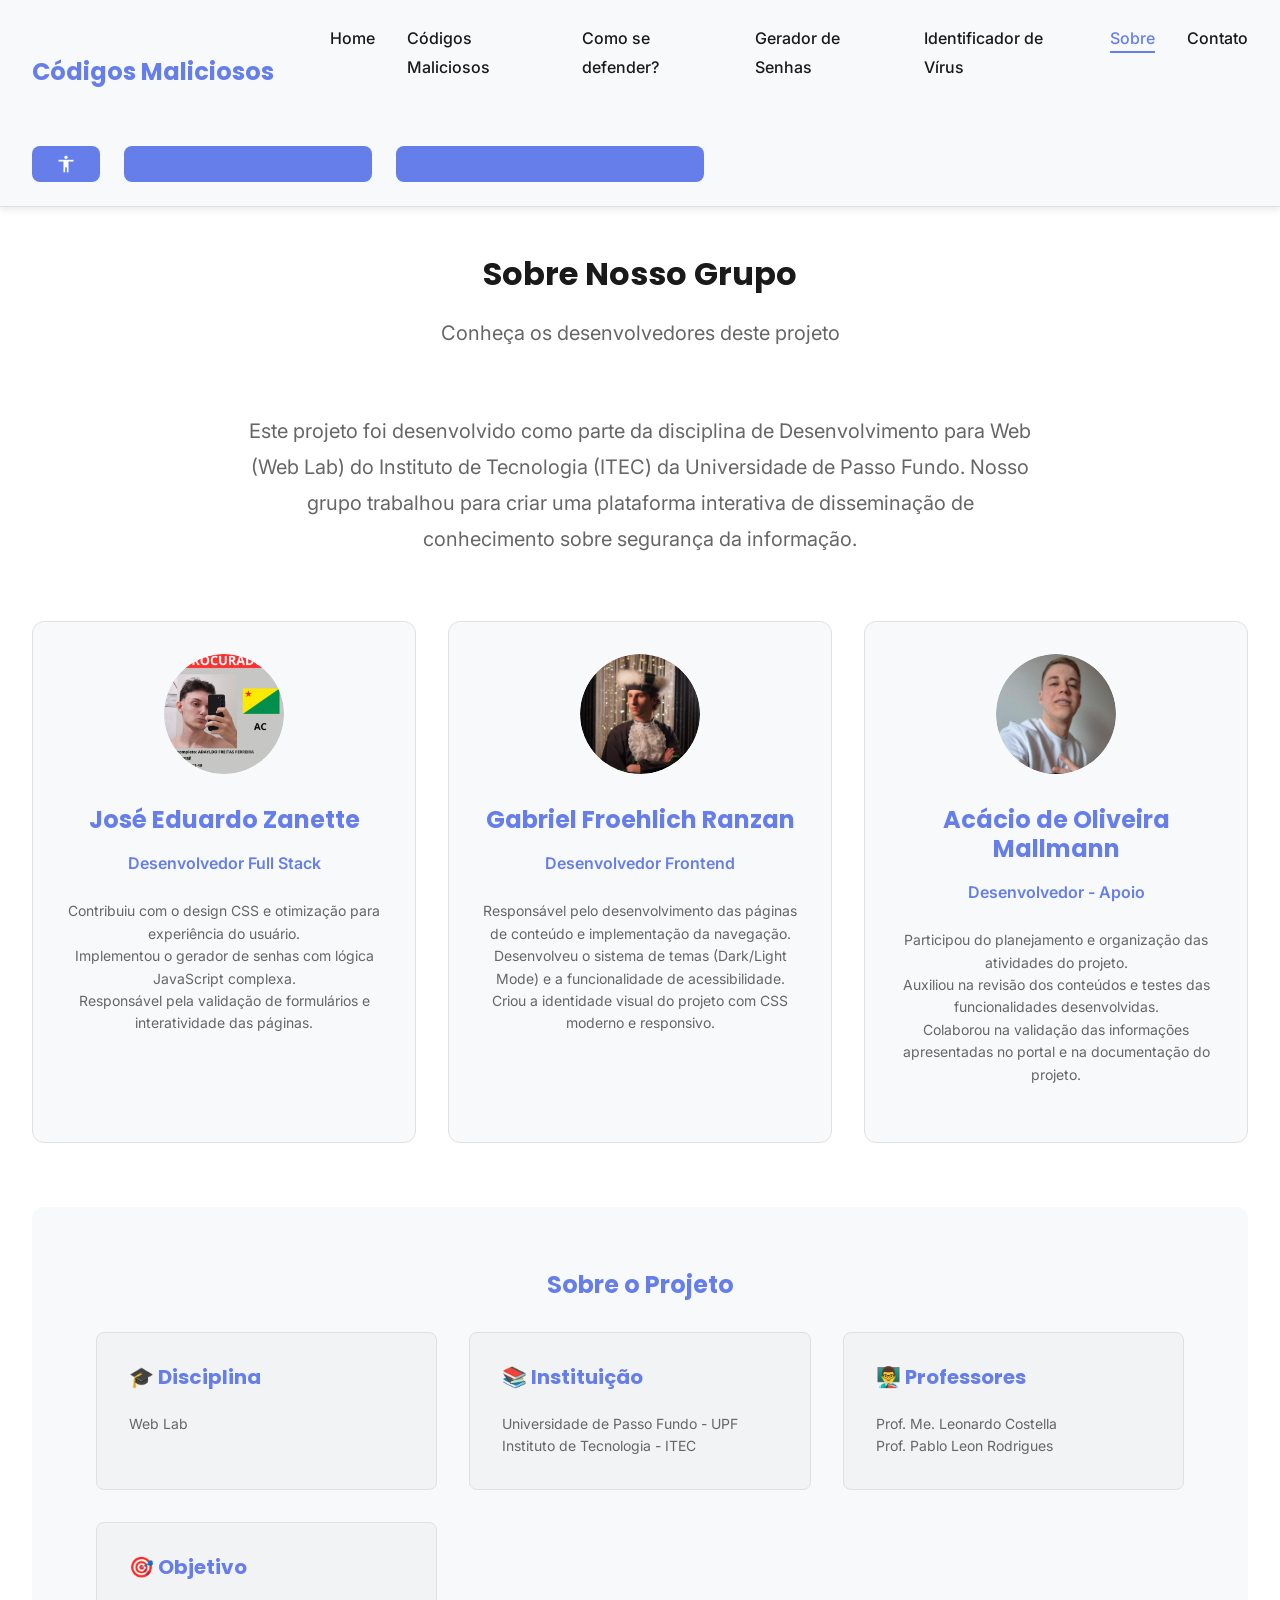
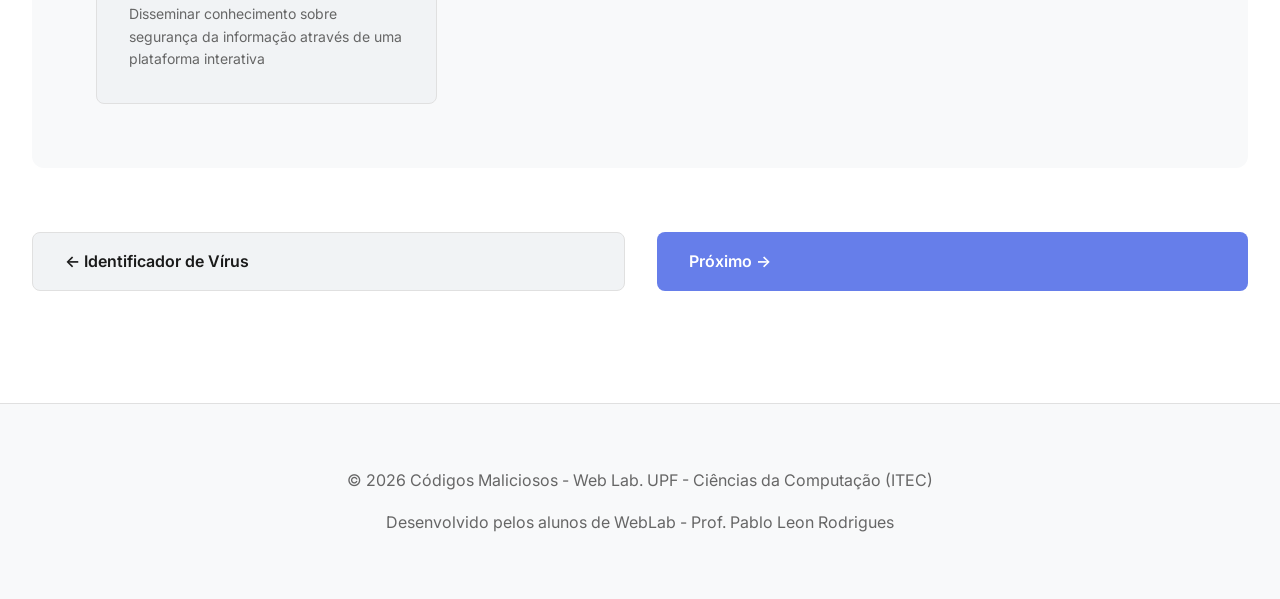
<file: pages/sobre.html>
<!DOCTYPE html>
<html lang="pt-BR">
<head>
    <meta charset="UTF-8">
    <meta name="viewport" content="width=device-width, initial-scale=1.0">
    <title>Sobre o Grupo</title>
    <link rel="preconnect" href="https://fonts.googleapis.com">
    <link rel="preconnect" href="https://fonts.gstatic.com" crossorigin>
    <link href="https://fonts.googleapis.com/css2?family=Inter:wght@300;400;600;700&family=Poppins:wght@600;700;800&display=swap" rel="stylesheet">
    <link rel="stylesheet" href="https://fonts.googleapis.com/icon?family=Material+Icons">
    <link rel="stylesheet" href="../css/styles.css">
</head>
<body>
    <header class="header">
        <nav class="navbar">
            <div class="logo">
                <h1>Códigos Maliciosos</h1>
            </div>
            <ul class="nav-menu">
                <li><a href="../index.html">Home</a></li>
                <li><a href="../pages/content1.html">Códigos Maliciosos</a></li>
                <li><a href="../pages/content2.html">Como se defender?</a></li>
                <li><a href="../pages/seguranca.html">Gerador de Senhas</a></li>
                <li><a href="../pages/verificacao.html">Identificador de Vírus</a></li>
                <li><a href="../pages/sobre.html" class="active">Sobre</a></li>
                <li><a href="../pages/contato.html">Contato</a></li>
            </ul>
            <div class="controls">
                 <button id="aumentar-fonte" class="control-btn" title="Aumentar tamanho da fonte">
                    <span class="material-icons">accessibility</span>
                </button>
                <button id="theme-toggle" class="control-btn" title="Alternar tema">
                    <span class="material-icons">light_mode</span>
                </button>
                <button id="diminuir-fonte" class="control-btn" title="Diminuir fonte">
                    <span class="material-icons">text_decrease</span>
                </button>
            </div>
        </nav>
    </header>

    <main>
        <section class="content-header">
            <h2>Sobre Nosso Grupo</h2>
            <p class="subtitle">Conheça os desenvolvedores deste projeto</p>
        </section>

        <section class="about-intro-text">
            <p>
                Este projeto foi desenvolvido como parte da disciplina de Desenvolvimento para Web (Web Lab) 
                do Instituto de Tecnologia (ITEC) da Universidade de Passo Fundo. Nosso grupo trabalhou para 
                criar uma plataforma interativa de disseminação de conhecimento sobre segurança da informação.
            </p>
        </section>

        <section class="team-members">
            <div class="member-card">
                <div class="member-photo">
                    <img src="../assets/20260308_171038.jpg" alt="Minha Foto">
                </div>
                <div class="member-info">
                    <h3>José Eduardo Zanette</h3>
                    <p class="role">Desenvolvedor Full Stack</p>
                    <p class="description"> 
                        Contribuiu com o design CSS e otimização para experiência do usuário.<br>
                        Implementou o gerador de senhas com lógica JavaScript complexa.<br>
                        Responsável pela validação de formulários e interatividade das páginas.<br>
                    </p>
                </div>
            </div>

            <div class="member-card">
                <div class="member-photo">
                    <img src="../assets/IMG-20260608-WA0133.jpg" alt="Minha Foto">
                </div>
                <div class="member-info">
                    <h3>Gabriel Froehlich Ranzan</h3>
                    <p class="role">Desenvolvedor Frontend</p>
                    <p class="description">
                        Responsável pelo desenvolvimento das páginas de conteúdo e implementação da navegação.<br>
                        Desenvolveu o sistema de temas (Dark/Light Mode) e a funcionalidade de acessibilidade. <br>
                        Criou a identidade visual do projeto com CSS moderno e responsivo.<br>
                    </p>
                </div>
            </div>

            <div class="member-card">
                <div class="member-photo">
                    <img src="../assets/IMG-20260608-WA0132.jpg" alt="Minha Foto">
                </div>
                <div class="member-info">
                    <h3>Acácio de Oliveira Mallmann</h3>
                    <p class="role">Desenvolvedor - Apoio</p>
                    <p class="description">
                        Participou do planejamento e organização das atividades do projeto. <br>
                        Auxiliou na revisão dos conteúdos e testes das funcionalidades desenvolvidas. <br>
                        Colaborou na validação das informações apresentadas no portal e na documentação do projeto. <br>
                    </p>
                </div>
            </div>
        </section>

        <section class="project-info">
            <h3>Sobre o Projeto</h3>
            <div class="info-grid">
                <div class="info-item">
                    <h4>🎓 Disciplina</h4>
                    <p>Web Lab</p>
                </div>
                <div class="info-item">
                    <h4>📚 Instituição</h4>
                    <p>Universidade de Passo Fundo - UPF
                    <br>
                    Instituto de Tecnologia - ITEC</p>
                </div>
                <div class="info-item">
                    <h4>👨‍🏫 Professores</h4>
                    <p>Prof. Me. Leonardo Costella<br>Prof. Pablo Leon Rodrigues</p>
                </div>
                <div class="info-item">
                    <h4>🎯 Objetivo</h4>
                    <p>Disseminar conhecimento sobre segurança da informação através de uma plataforma interativa</p>
                </div>
            </div>
        </section>

        <div class="navigation-buttons">
            <a href="verificacao.html" class="btn btn-secondary">← Identificador de Vírus</a>
            <a href="contato.html" class="btn btn-primary">Próximo →</a>
        </div>
    </main>

    <footer class="footer">
        <div class="footer-content">
            <p>&copy; 2026 Códigos Maliciosos - Web Lab. UPF - Ciências da Computação (ITEC)</p>
            <p>Desenvolvido pelos alunos de WebLab - Prof. Pablo Leon Rodrigues</p>
        </div>
    </footer>

    <script src="../js/script.js"></script>
</body>
</html>
</file>
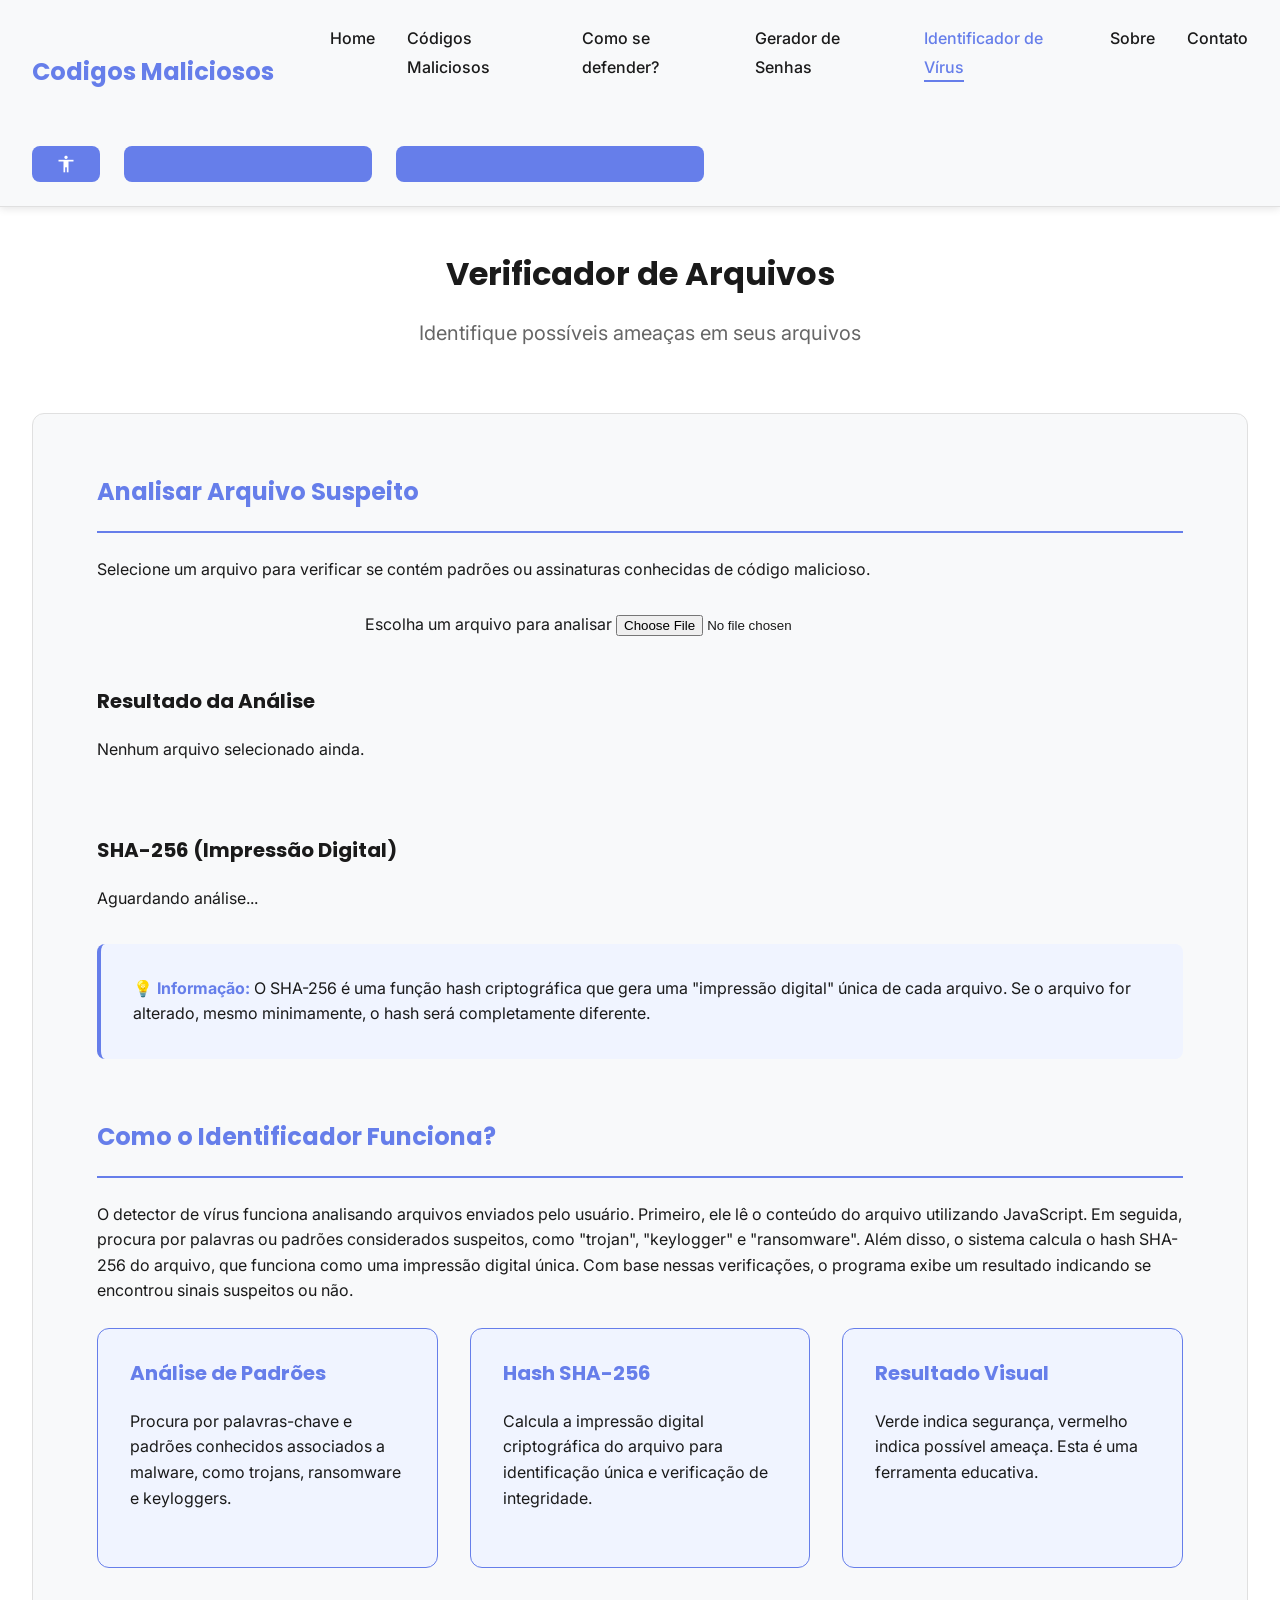
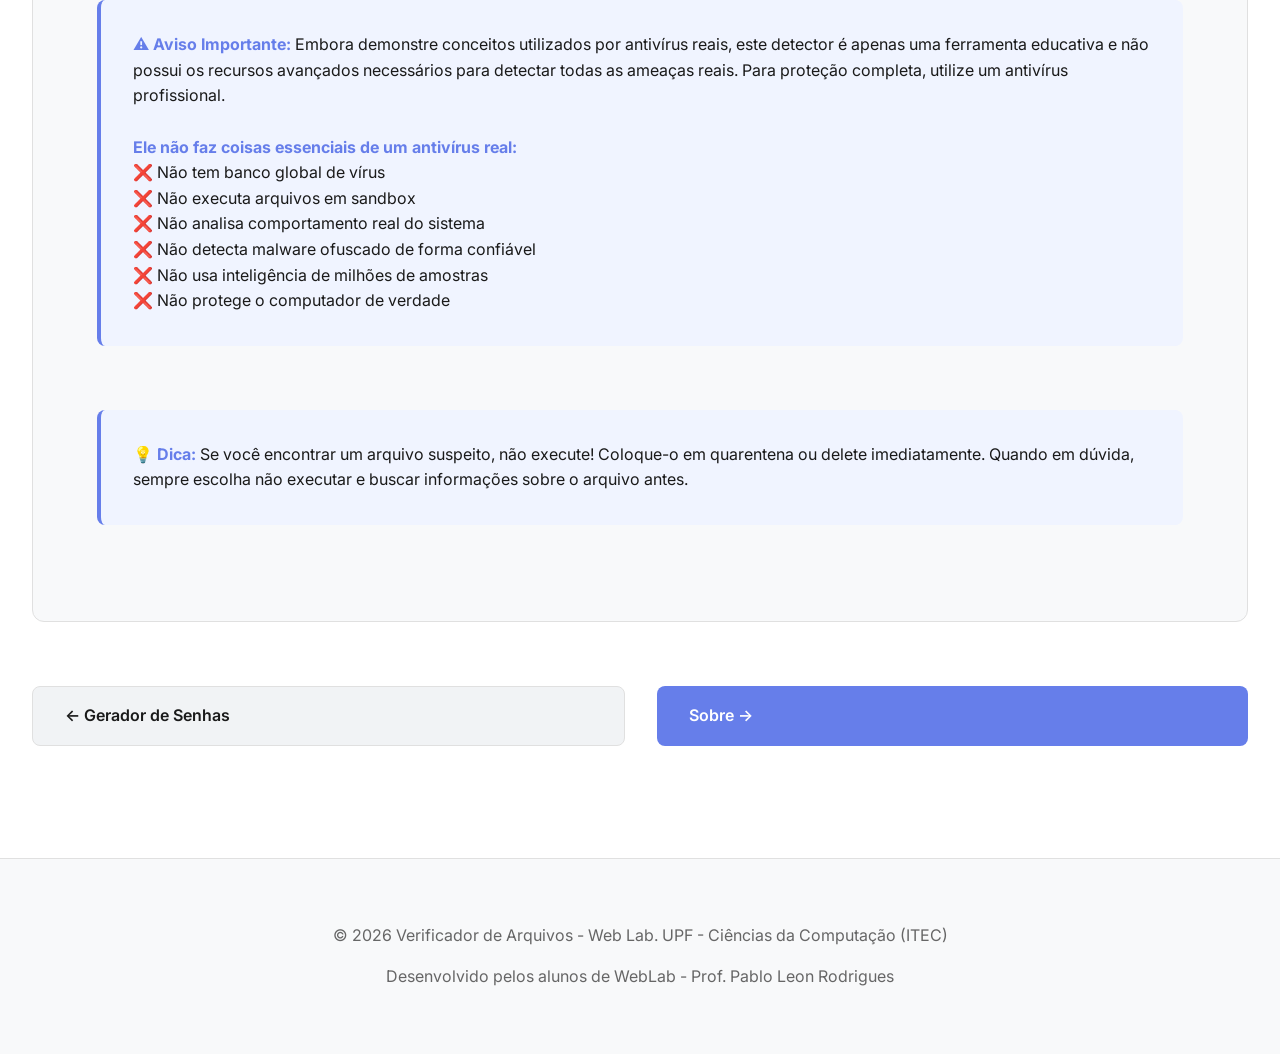
<file: pages/verificacao.html>
<!DOCTYPE html>
<html lang="pt-BR">
<head>
    <meta charset="UTF-8">
    <meta name="viewport" content="width=device-width, initial-scale=1.0">
    <title>Detector De Arquivos Suspeitos</title>
    <link rel="preconnect" href="https://fonts.googleapis.com">
    <link rel="preconnect" href="https://fonts.gstatic.com" crossorigin>
    <link href="https://fonts.googleapis.com/css2?family=Inter:wght@300;400;600;700&family=Poppins:wght@600;700;800&display=swap" rel="stylesheet">
    <link rel="stylesheet" href="https://fonts.googleapis.com/icon?family=Material+Icons">
    <link rel="stylesheet" href="../css/styles.css">
</head>
<body>
    <header class="header">
        <nav class="navbar">
            <div class="logo">
                <h1>Codigos Maliciosos</h1>
            </div>
            <ul class="nav-menu">
                <li><a href="../index.html">Home</a></li>
                <li><a href="../pages/content1.html">Códigos Maliciosos</a></li>
                <li><a href="../pages/content2.html">Como se defender?</a></li>
                <li><a href="../pages/seguranca.html">Gerador de Senhas</a></li>
                <li><a href="../pages/verificacao.html" class="active">Identificador de Vírus</a></li>
                <li><a href="../pages/sobre.html">Sobre</a></li>
                <li><a href="../pages/contato.html">Contato</a></li>
            </ul>
            <div class="controls">
                <button id="aumentar-fonte" class="control-btn" title="Aumentar tamanho da fonte">
                    <span class="material-icons">accessibility</span>
                </button>
                <button id="theme-toggle" class="control-btn" title="Alternar tema">
                    <span class="material-icons">light_mode</span>
                </button>
                <button id="diminuir-fonte" class="control-btn" title="Diminuir fonte">
                    <span class="material-icons">text_decrease</span>
                </button>
            </div>
        </nav>
    </header>

    <main>
        <section class="content-header">
            <h2>Verificador de Arquivos</h2>
            <p class="subtitle">Identifique possíveis ameaças em seus arquivos</p>
        </section>

        <article class="content">
            <section class="content-section">
                <h3>Analisar Arquivo Suspeito</h3>
                <p>Selecione um arquivo para verificar se contém padrões ou assinaturas conhecidas de código malicioso.</p>
                
                <div class="file-upload-section">
                    <label for="arquivo" class="file-input-label">
                        <span class="material-icons">upload_file</span>
                        Escolha um arquivo para analisar
                    </label>
                    <input type="file" id="arquivo" class="file-input">
                </div>
                <br>
                <br>
                <div class="results-grid">
                    <div class="result-box">
                        <h4>Resultado da Análise</h4>
                        <p id="resultado">Nenhum arquivo selecionado ainda.</p>
                    </div>
                    <br>
                    <br>
                    <div class="result-box">
                        <h4>SHA-256 (Impressão Digital)</h4>
                        <p id="hash">Aguardando análise...</p>
                    </div>
                </div>

                <div class="info-box">
                    <strong>💡 Informação:</strong> O SHA-256 é uma função hash criptográfica que gera uma "impressão digital" única de cada arquivo. Se o arquivo for alterado, mesmo minimamente, o hash será completamente diferente.
                </div>
            </section>

            <section class="content-section">
                <h3>Como o Identificador Funciona?</h3>
                <p>
                    O detector de vírus funciona analisando arquivos enviados pelo usuário. Primeiro, ele lê o conteúdo do arquivo utilizando JavaScript. Em seguida, procura por palavras ou padrões considerados suspeitos, como "trojan", "keylogger" e "ransomware". Além disso, o sistema calcula o hash SHA-256 do arquivo, que funciona como uma impressão digital única. Com base nessas verificações, o programa exibe um resultado indicando se encontrou sinais suspeitos ou não.
                </p>

                <div class="pillar-grid">
                    <div class="pillar-item">
                        <h4>Análise de Padrões</h4>
                        <p>
                            Procura por palavras-chave e padrões conhecidos associados a malware, como trojans, ransomware e keyloggers.
                        </p>
                    </div>
                    <div class="pillar-item">
                        <h4>Hash SHA-256</h4>
                        <p>
                            Calcula a impressão digital criptográfica do arquivo para identificação única e verificação de integridade.
                        </p>
                    </div>
                    <div class="pillar-item">
                        <h4>Resultado Visual</h4>
                        <p>
                            Verde indica segurança, vermelho indica possível ameaça. Esta é uma ferramenta educativa.
                        </p>
                    </div>
                </div>

                <div class="info-box">
                    <strong>⚠️ Aviso Importante:</strong> Embora demonstre conceitos utilizados por antivírus reais, este detector é apenas uma ferramenta educativa e não possui os recursos avançados necessários para detectar todas as ameaças reais. Para proteção completa, utilize um antivírus profissional.
                    <br>
                    <br>
                    <strong>Ele não faz coisas essenciais de um antivírus real:</strong><br>
                    ❌ Não tem banco global de vírus <br>
                    ❌ Não executa arquivos em sandbox <br>
                    ❌ Não analisa comportamento real do sistema <br>
                    ❌ Não detecta malware ofuscado de forma confiável <br>
                    ❌ Não usa inteligência de milhões de amostras <br>
                    ❌ Não protege o computador de verdade <br>
                </div>
            </section>

                <div class="info-box">
                    <strong>💡 Dica:</strong> Se você encontrar um arquivo suspeito, não execute! Coloque-o em quarentena ou delete imediatamente. Quando em dúvida, sempre escolha não executar e buscar informações sobre o arquivo antes.
                </div>
            </section>
        </article>

        <div class="navigation-buttons">
            <a href="../pages/seguranca.html" class="btn btn-secondary">← Gerador de Senhas</a>
            <a href="../pages/sobre.html" class="btn btn-primary">Sobre →</a>
        </div>
    </main>

    <footer class="footer">
        <div class="footer-content">
            <p>&copy; 2026 Verificador de Arquivos - Web Lab. UPF - Ciências da Computação (ITEC)</p>
            <p>Desenvolvido pelos alunos de WebLab - Prof. Pablo Leon Rodrigues</p>
        </div>
    </footer>

    <script src="../js/verificacao.js"></script>
    <script src="../js/script.js"></script>
</body>
</html>
</file>
<file: css/styles.css>
/*VARIAVEIS CSS */
:root {
    /* Cores no tema BRANCO - Light Theme */
    --bg-primary: #ffffff;
    --bg-secondary: #f8f9fa;
    --bg-tertiary: #f1f3f5;
    --text-primary: #1a1a1a;
    --text-secondary: #666666;
    --text-tertiary: #999999;
    --border-color: #e0e0e0;
    --accent: #667eea;
    --accent-light: #f0f4ff;
    --success: #4caf50;
    --warning: #ff9800;
    --danger: #f44336;
    --shadow: 0 2px 8px rgba(0, 0, 0, 0.1);
    --shadow-lg: 0 8px 16px rgba(0, 0, 0, 0.15);

    /* Espaçamento */
    --spacing-xs: 0.5rem;
    --spacing-sm: 1rem;
    --spacing-md: 1.5rem;
    --spacing-lg: 2rem;
    --spacing-xl: 3rem;
    --spacing-2xl: 4rem;

    /* Tipografia */
    --font-family: 'Inter', -apple-system, BlinkMacSystemFont, 'Segoe UI', sans-serif;
    --font-display: 'Poppins', sans-serif;
    --fs-base: 16px;
    --fs-sm: 0.875rem;
    --fs-md: 1rem;
    --fs-lg: 1.25rem;
    --fs-xl: 1.5rem;
    --fs-2xl: 2rem;
    --fs-3xl: 2.5rem;

    /* Z-index */
    --z-dropdown: 1000;
    --z-modal: 2000;
}

/* Modo Escuro - PRETO */
body.dark-theme {
    --bg-primary: #1a1a1a;
    --bg-secondary: #2d2d2d;
    --bg-tertiary: #3d3d3d;
    --text-primary: #ffffff;
    --text-secondary: #b0b0b0;
    --text-tertiary: #808080;
    --border-color: #444444;
    --accent-light: #1a2a4a;
    --shadow: 0 2px 8px rgba(0, 0, 0, 0.3);
    --shadow-lg: 0 8px 16px rgba(0, 0, 0, 0.4);
}

/* ACESSIIBILIDADE FONTE LARGA */
body.accessibility-mode {
    --fs-base: 18px;
}

/* RESET E BASE (NÃO MEXER) */
* {
    margin: 0;
    padding: 0;
    box-sizing: border-box;
}

html {
    scroll-behavior: smooth;
}

body {
    font-family: var(--font-family);
    font-size: var(--fs-base);
    color: var(--text-primary);
    background-color: var(--bg-primary);
    line-height: 1.6;
    transition: background-color 0.3s ease, color 0.3s ease;
}

/* TYPOGRAFIA DE TEXTO */
h1, h2, h3, h4, h5, h6 {
    font-family: var(--font-display);
    font-weight: 700;
    line-height: 1.2;
    margin-bottom: var(--spacing-md);
}

h1 { font-size: var(--fs-3xl); }
h2 { font-size: var(--fs-2xl); }
h3 { font-size: var(--fs-xl); }
h4 { font-size: var(--fs-lg); }
h5 { font-size: var(--fs-md); }
h6 { font-size: var(--fs-sm); }

p {
    margin-bottom: var(--spacing-md);
}

a {
    color: var(--accent);
    text-decoration: none;
    transition: color 0.3s ease;
}

a:hover {
    color: var(--accent);
    text-decoration: underline;
}

button {
    font-family: var(--font-family);
    cursor: pointer;
}

/* HEADER E NAVEGAÇÃO */
.header {
    background-color: var(--bg-secondary);
    border-bottom: 1px solid var(--border-color);
    position: sticky;
    top: 0;
    z-index: 1000;
    box-shadow: var(--shadow);
}

.navbar {
    display: flex;
    justify-content: space-between;
    align-items: center;
    padding: var(--spacing-md) var(--spacing-lg);
    max-width: 1400px;
    margin: 0 auto;
    flex-wrap: wrap;
    gap: var(--spacing-md);
}

.logo h1 {
    font-size: 1.5rem;
    margin: 0;
    color: var(--accent);
}

.nav-menu {
    display: flex;
    list-style: none;
    gap: var(--spacing-lg);
    flex: 1;
    justify-content: center;
}

.nav-menu li a {
    color: var(--text-primary);
    font-weight: 500;
    transition: color 0.3s ease;
    position: relative;
}

.nav-menu li a:hover,
.nav-menu li a.active {
    color: var(--accent);
}

.nav-menu li a.active::after {
    content: '';
    position: absolute;
    bottom: -5px;
    left: 0;
    width: 100%;
    height: 2px;
    background-color: var(--accent);
}

.controls {
    display: flex;
    gap: var(--spacing-md);
}

.control-btn {
    background-color: var(--accent);
    color: white;
    border: none;
    padding: var(--spacing-xs) var(--spacing-md);
    border-radius: 8px;
    display: flex;
    align-items: center;
    justify-content: center;
    transition: background-color 0.3s ease, transform 0.2s ease;
}

.control-btn:hover {
    transform: scale(1.05);
    box-shadow: var(--shadow);
}

.control-btn .material-icons {
    font-size: 1.25rem;
}

/* MAIN SEMANTICA */
main {
    max-width: 1400px;
    margin: 0 auto;
    padding: var(--spacing-xl) var(--spacing-lg);
    min-height: calc(100vh - 200px);
}

/* SEÇÃO HERO */
.hero {
    background: linear-gradient(135deg, var(--accent) 0%, #4c51bf 100%);
    color: white;
    padding: var(--spacing-2xl) var(--spacing-lg);
    border-radius: 12px;
    margin-bottom: var(--spacing-2xl);
    text-align: center;
    animation: fadeInDown 0.6s ease;
}

.hero-content h2 {
    color: white;
    margin-bottom: var(--spacing-md);
}

.hero-content p {
    font-size: var(--fs-lg);
    margin-bottom: var(--spacing-lg);
    opacity: 0.95;
}

.cta-buttons {
    display: flex;
    gap: var(--spacing-md);
    justify-content: center;
    flex-wrap: wrap;
}

/* CONTENT HEADER STYLE */
.content-header {
    text-align: center;
    margin-bottom: var(--spacing-2xl);
    animation: fadeInDown 0.6s ease;
}

.content-header h2 {
    margin-bottom: var(--spacing-md);
}

.subtitle {
    font-size: var(--fs-lg);
    color: var(--text-secondary);
}

/* BOTÕES */
.btn {
    display: inline-flex;
    align-items: center;
    gap: var(--spacing-sm);
    padding: var(--spacing-sm) var(--spacing-lg);
    border: none;
    border-radius: 8px;
    font-weight: 600;
    font-size: var(--fs-md);
    transition: all 0.3s ease;
    text-decoration: none;
    cursor: pointer;
}

.btn-primary {
    background-color: var(--accent);
    color: white;
}

.btn-primary:hover {
    background-color: #5568d3;
    box-shadow: var(--shadow-lg);
    transform: translateY(-2px);
}

.btn-secondary {
    background-color: var(--bg-tertiary);
    color: var(--text-primary);
    border: 1px solid var(--border-color);
}

.btn-secondary:hover {
    background-color: var(--border-color);
    box-shadow: var(--shadow);
}

.btn-large {
    padding: var(--spacing-md) var(--spacing-xl);
    font-size: var(--fs-lg);
}

.btn .material-icons {
    font-size: 1.25rem;
}

/* CARDS */
.about-intro {
    display: grid;
    grid-template-columns: repeat(auto-fit, minmax(280px, 1fr));
    gap: var(--spacing-lg);
    margin-bottom: var(--spacing-2xl);
}

.card {
    background-color: var(--bg-secondary);
    padding: var(--spacing-lg);
    border-radius: 12px;
    border: 1px solid var(--border-color);
    transition: transform 0.3s ease, box-shadow 0.3s ease;
    animation: fadeInUp 0.6s ease;
}

.card:hover {
    transform: translateY(-8px);
    box-shadow: var(--shadow-lg);
}

.card-icon {
    font-size: 2.5rem;
    margin-bottom: var(--spacing-md);
}

.card h3 {
    margin-bottom: var(--spacing-md);
}

/* CONTENT SEÇÃO */
.content {
    background-color: var(--bg-secondary);
    padding: var(--spacing-2xl);
    border-radius: 12px;
    border: 1px solid var(--border-color);
    margin-bottom: var(--spacing-2xl);
    animation: fadeInUp 0.6s ease;
}

.content-section {
    margin-bottom: var(--spacing-2xl);
}

.content-section h3 {
    color: var(--accent);
    margin-bottom: var(--spacing-md);
    padding-bottom: var(--spacing-md);
    border-bottom: 2px solid var(--accent);
}

.info-box {
    background-color: var(--accent-light);
    border-left: 4px solid var(--accent);
    padding: var(--spacing-lg);
    margin: var(--spacing-lg) 0;
    border-radius: 8px;
}

.info-box strong {
    color: var(--accent);
}

.info-box ul {
    margin: var(--spacing-md) 0 0 var(--spacing-lg);
}

.info-box li {
    margin-bottom: var(--spacing-sm);
}

/* LISTAS */
ul, ol {
    margin-left: var(--spacing-lg);
    margin-bottom: var(--spacing-md);
}

li {
    margin-bottom: var(--spacing-sm);
    line-height: 1.8;
}

/* GRINDS */
.pillar-grid {
    display: grid;
    grid-template-columns: repeat(auto-fit, minmax(250px, 1fr));
    gap: var(--spacing-lg);
    margin-bottom: var(--spacing-lg);
}

.pillar-item {
    background-color: var(--accent-light);
    padding: var(--spacing-lg);
    border-radius: 12px;
    border: 1px solid var(--accent);
}

.pillar-item h4 {
    color: var(--accent);
    margin-bottom: var(--spacing-md);
}

.method-grid {
    display: grid;
    grid-template-columns: repeat(auto-fit, minmax(200px, 1fr));
    gap: var(--spacing-lg);
    margin-bottom: var(--spacing-lg);
}

.method-item {
    background-color: var(--bg-tertiary);
    padding: var(--spacing-lg);
    border-radius: 12px;
    text-align: center;
}

.method-item h4 {
    color: var(--accent);
    margin-bottom: var(--spacing-sm);
}

/* BOXES PRATICAS */
.practice-box {
    background-color: var(--accent-light);
    padding: var(--spacing-lg);
    border-radius: 12px;
    margin: var(--spacing-lg) 0;
    border-left: 4px solid var(--success);
}

.practice-box.danger {
    border-left-color: var(--danger);
    background-color: rgba(244, 67, 54, 0.1);
}

.practice-box h4 {
    margin-bottom: var(--spacing-md);
    color: var(--text-primary);
}

.practice-box ul {
    margin: 0 0 0 var(--spacing-lg);
}

.practice-box li {
    margin-bottom: var(--spacing-sm);
}

/* THREAD DE LISTAS */
.threat-list {
    list-style: none;
    margin-left: 0;
}

.threat-list li {
    background-color: var(--bg-tertiary);
    padding: var(--spacing-md);
    margin-bottom: var(--spacing-md);
    border-radius: 8px;
    border-left: 4px solid var(--danger);
}

.threat-list strong {
    color: var(--danger);
}

/* AÇÕES DE LISTA */
.action-list {
    list-style: none;
    margin-left: 0;
}

.action-list li {
    padding: var(--spacing-sm) 0;
    padding-left: 2rem;
    position: relative;
}

.action-list li::before {
    content: '✓';
    position: absolute;
    left: 0;
    color: var(--success);
    font-weight: bold;
    font-size: 1.25rem;
}

/* SEGURANÇA TIPS */
.security-tips {
    display: grid;
    grid-template-columns: repeat(auto-fit, minmax(240px, 1fr));
    gap: var(--spacing-lg);
    margin: var(--spacing-lg) 0;
}

.tip {
    background-color: var(--bg-tertiary);
    padding: var(--spacing-lg);
    border-radius: 12px;
    border-top: 4px solid var(--accent);
}

.tip h4 {
    color: var(--accent);
    margin-bottom: var(--spacing-md);
}

/* sessão higlight */
.highlight {
    background: linear-gradient(135deg, var(--accent-light) 0%, var(--bg-tertiary) 100%);
    padding: var(--spacing-2xl);
    border-radius: 12px;
    text-align: center;
    margin-bottom: var(--spacing-2xl);
    border: 1px solid var(--border-color);
}

.highlight h3 {
    margin-bottom: var(--spacing-lg);
}

.highlight p {
    max-width: 600px;
    margin: 0 auto;
    font-size: var(--fs-lg);
    line-height: 1.8;
}

/* navegação botões */
.navigation-buttons {
    display: flex;
    justify-content: space-between;
    gap: var(--spacing-lg);
    margin: var(--spacing-2xl) 0;
    flex-wrap: wrap;
}

.navigation-buttons a {
    flex: 1;
    min-width: 200px;
}

/* fotttteeerrr */
.footer {
    background-color: var(--bg-secondary);
    border-top: 1px solid var(--border-color);
    padding: var(--spacing-xl) var(--spacing-lg);
    text-align: center;
    color: var(--text-secondary);
    margin-top: auto;
}

.footer-content p {
    margin: var(--spacing-sm) 0;
}

/* membros*/
.about-intro-text {
    text-align: center;
    max-width: 800px;
    margin: 0 auto var(--spacing-2xl);
    font-size: var(--fs-lg);
    line-height: 1.8;
    color: var(--text-secondary);
}

.team-members {
    display: grid;
    grid-template-columns: repeat(auto-fit, minmax(300px, 1fr));
    gap: var(--spacing-lg);
    margin-bottom: var(--spacing-2xl);
}

.member-card {
    background-color: var(--bg-secondary);
    padding: var(--spacing-lg);
    border-radius: 12px;
    border: 1px solid var(--border-color);
    text-align: center;
    transition: transform 0.3s ease, box-shadow 0.3s ease;
    animation: fadeInUp 0.6s ease;
}

.member-card:hover {
    transform: translateY(-8px);
    box-shadow: var(--shadow-lg);
}

.member-photo {
    width: 120px;
    height: 120px;
    margin: 0 auto var(--spacing-lg);
    border-radius: 50%;
    overflow: hidden;
    background-color: var(--accent-light);
    display: flex;
    align-items: center;
    justify-content: center;
}

.member-photo svg {
    width: 100%;
    height: 100%;
}

.member-info h3 {
    margin-bottom: var(--spacing-sm);
    color: var(--accent);
}

.member-info .role {
    font-weight: 600;
    color: var(--accent);
    margin-bottom: var(--spacing-md);
}

.member-info .description {
    font-size: var(--fs-sm);
    color: var(--text-secondary);
    line-height: 1.6;
}

/* INFO DO PROJETO */
.project-info {
    background-color: var(--bg-secondary);
    padding: var(--spacing-2xl);
    border-radius: 12px;
    margin-bottom: var(--spacing-2xl);
}

.project-info h3 {
    text-align: center;
    margin-bottom: var(--spacing-lg);
    color: var(--accent);
}

.info-grid {
    display: grid;
    grid-template-columns: repeat(auto-fit, minmax(250px, 1fr));
    gap: var(--spacing-lg);
}

.info-item {
    background-color: var(--bg-tertiary);
    padding: var(--spacing-lg);
    border-radius: 8px;
    border: 1px solid var(--border-color);
}

.info-item h4 {
    color: var(--accent);
    margin-bottom: var(--spacing-md);
}

.info-item p {
    margin: 0;
    font-size: var(--fs-sm);
    color: var(--text-secondary);
}

/* GERAÇÃO DE SENHA */
.password-generator {
    max-width: 600px;
    margin: var(--spacing-2xl) auto;
}

.generator-container {
    background-color: var(--bg-secondary);
    padding: var(--spacing-2xl);
    border-radius: 12px;
    border: 1px solid var(--border-color);
}

.password-display {
    margin-bottom: var(--spacing-lg);
}

.password-output {
    display: flex;
    gap: var(--spacing-md);
    margin-bottom: var(--spacing-md);
}

.password-output input {
    flex: 1;
    padding: var(--spacing-md);
    border: 2px solid var(--border-color);
    border-radius: 8px;
    background-color: var(--bg-primary);
    color: var(--text-primary);
    font-family: 'Courier New', monospace;
    font-size: var(--fs-lg);
    font-weight: bold;
    letter-spacing: 0.1em;
    transition: border-color 0.3s ease;
}

.password-output input:focus {
    outline: none;
    border-color: var(--accent);
}

.copy-btn {
    background-color: var(--accent);
    color: white;
    border: none;
    padding: var(--spacing-md);
    border-radius: 8px;
    display: flex;
    align-items: center;
    justify-content: center;
    transition: background-color 0.3s ease;
}

.copy-btn:hover {
    background-color: #5568d3;
}

.copy-feedback {
    font-size: var(--fs-sm);
    color: var(--success);
    display: none;
    animation: fadeIn 0.3s ease;
}

.copy-feedback.show {
    display: block;
}

/* GENERADOR DE OPÇÕES */
.generator-options {
    margin-bottom: var(--spacing-lg);
}

.option-group {
    margin-bottom: var(--spacing-lg);
}

.option-group label {
    display: block;
    font-weight: 600;
    margin-bottom: var(--spacing-md);
    color: var(--text-primary);
}

.length-input {
    display: flex;
    gap: var(--spacing-md);
    align-items: center;
}

.length-input input[type="range"] {
    flex: 1;
    cursor: pointer;
}

.length-input input[type="number"] {
    width: 80px;
    padding: var(--spacing-sm);
    border: 1px solid var(--border-color);
    border-radius: 6px;
    background-color: var(--bg-primary);
    color: var(--text-primary);
}

.length-display {
    background-color: var(--accent);
    color: white;
    padding: var(--spacing-sm) var(--spacing-md);
    border-radius: 6px;
    font-weight: bold;
    min-width: 45px;
    text-align: center;
}

.checkboxes {
    display: flex;
    flex-direction: column;
    gap: var(--spacing-md);
}

.checkboxes label {
    display: flex;
    align-items: center;
    gap: var(--spacing-md);
    font-weight: 400;
    margin: 0;
    cursor: pointer;
}

.checkboxes input[type="checkbox"] {
    width: 18px;
    height: 18px;
    cursor: pointer;
}

/* INDICADOR STRENGHT */
.strength-indicator {
    margin: var(--spacing-lg) 0;
}

.strength-indicator p {
    margin-bottom: var(--spacing-sm);
    font-weight: 600;
}

.strength-bar {
    width: 100%;
    height: 8px;
    background-color: var(--border-color);
    border-radius: 10px;
    overflow: hidden;
    margin-bottom: var(--spacing-md);
}

.strength-fill {
    height: 100%;
    width: 0%;
    background-color: var(--danger);
    transition: width 0.3s ease, background-color 0.3s ease;
    border-radius: 10px;
}

.strength-text {
    font-size: var(--fs-sm);
    font-weight: 600;
    margin: 0;
}

/* SENHA E TIPOS */
.password-tips {
    background-color: var(--accent-light);
    padding: var(--spacing-lg);
    border-radius: 8px;
    border-left: 4px solid var(--accent);
}

.password-tips h3 {
    margin-bottom: var(--spacing-md);
    color: var(--accent);
}

.password-tips ul {
    margin-left: var(--spacing-lg);
}

.password-tips li {
    margin-bottom: var(--spacing-sm);
}

/* FORMULARIO DE CONTATO */
.contact-container {
    display: grid;
    grid-template-columns: 2fr 1fr;
    gap: var(--spacing-2xl);
    margin-bottom: var(--spacing-2xl);
}

.contact-form-section {
    background-color: var(--bg-secondary);
    padding: var(--spacing-2xl);
    border-radius: 12px;
    border: 1px solid var(--border-color);
}

.contact-form-section h3 {
    margin-bottom: var(--spacing-lg);
    color: var(--accent);
}

.contact-form {
    display: flex;
    flex-direction: column;
    gap: var(--spacing-lg);
}

.form-group {
    display: flex;
    flex-direction: column;
}

.form-group label {
    font-weight: 600;
    margin-bottom: var(--spacing-sm);
    color: var(--text-primary);
}

.form-group input,
.form-group select,
.form-group textarea {
    padding: var(--spacing-md);
    border: 1px solid var(--border-color);
    border-radius: 8px;
    background-color: var(--bg-primary);
    color: var(--text-primary);
    font-family: var(--font-family);
    font-size: var(--fs-md);
    transition: border-color 0.3s ease;
}

.form-group input:focus,
.form-group select:focus,
.form-group textarea:focus {
    outline: none;
    border-color: var(--accent);
    box-shadow: 0 0 0 3px var(--accent-light);
}

.form-group textarea {
    resize: vertical;
    min-height: 150px;
}

.form-group.checkbox {
    flex-direction: row;
    align-items: flex-start;
}

.form-group.checkbox label {
    display: flex;
    align-items: center;
    gap: var(--spacing-md);
    margin: 0;
    font-weight: 400;
    cursor: pointer;
}

.form-group.checkbox input {
    width: 18px;
    height: 18px;
    margin: 0;
}

.contact-info {
    display: flex;
    flex-direction: column;
    gap: var(--spacing-lg);
}

.contact-info h3 {
    margin-bottom: 0;
    color: var(--accent);
}

.info-section {
    background-color: var(--bg-secondary);
    padding: var(--spacing-lg);
    border-radius: 12px;
    border: 1px solid var(--border-color);
}

.info-section h4 {
    color: var(--accent);
    margin-bottom: var(--spacing-md);
}

.info-section p {
    margin-bottom: var(--spacing-sm);
}

.info-section ul {
    list-style: none;
    margin-left: 0;
}

.info-section li {
    margin-bottom: var(--spacing-sm);
    padding-left: 1.5rem;
    position: relative;
}

.info-section li::before {
    content: '→';
    position: absolute;
    left: 0;
    color: var(--accent);
    font-weight: bold;
}

.info-section.highlight-box {
    background: linear-gradient(135deg, var(--danger) 0%, rgba(244, 67, 54, 0.8) 100%);
    color: white;
}

.info-section.highlight-box h4,
.info-section.highlight-box p {
    color: white;
}

.tip {
    color: var(--text-secondary);
    font-style: italic;
}

/* ANIMAÇÕES (PEGADAS DE UM DEV)3D*/
@keyframes fadeInDown {
    from {
        opacity: 0;
        transform: translateY(-20px);
    }
    to {
        opacity: 1;
        transform: translateY(0);
    }
}

@keyframes fadeInUp {
    from {
        opacity: 0;
        transform: translateY(20px);
    }
    to {
        opacity: 1;
        transform: translateY(0);
    }
}

@keyframes fadeIn {
    from {
        opacity: 0;
    }
    to {
        opacity: 1;
    }
}

/* CÓDIGO RESPONSIVO */
@media (max-width: 1024px) {
    .nav-menu {
        gap: var(--spacing-md);
    }

    main {
        padding: var(--spacing-lg);
    }

    .contact-container {
        grid-template-columns: 1fr;
    }
}

@media (max-width: 768px) {
    .navbar {
        padding: var(--spacing-md);
    }

    .logo h1 {
        font-size: 1.2rem;
    }

    .nav-menu {
        order: 3;
        width: 100%;
        flex-direction: column;
        gap: var(--spacing-md);
        margin-top: var(--spacing-md);
    }

    .nav-menu li a {
        display: block;
        padding: var(--spacing-md);
        background-color: var(--bg-primary);
        border-radius: 8px;
        text-align: center;
    }

    .hero {
        padding: var(--spacing-lg);
    }

    .cta-buttons {
        flex-direction: column;
    }

    .cta-buttons .btn {
        width: 100%;
        justify-content: center;
    }

    .navigation-buttons {
        flex-direction: column;
    }

    .navigation-buttons a {
        width: 100%;
    }

    .about-intro,
    .team-members,
    .info-grid,
    .pillar-grid,
    .method-grid,
    .security-tips {
        grid-template-columns: 1fr;
    }

    h1 { font-size: var(--fs-2xl); }
    h2 { font-size: var(--fs-xl); }
    h3 { font-size: var(--fs-lg); }

    .hero-content p {
        font-size: var(--fs-md);
    }

    .password-output {
        flex-direction: column;
    }

    .length-input {
        flex-direction: column;
        align-items: stretch;
    }

    .length-input input[type="number"] {
        width: 100%;
    }
}

@media (max-width: 480px) {
    .navbar {
        flex-direction: column;
        padding: var(--spacing-sm);
    }

    .controls {
        width: 100%;
        justify-content: center;
    }

    .logo h1 {
        font-size: 1rem;
    }

    main {
        padding: var(--spacing-md);
    }

    .content,
    .contact-form-section {
        padding: var(--spacing-lg);
    }

    .btn {
        padding: var(--spacing-sm) var(--spacing-md);
        font-size: var(--fs-sm);
    }

    .btn-large {
        padding: var(--spacing-md) var(--spacing-lg);
    }

    table {
        font-size: var(--fs-sm);
    }
}

/* Print Styles */
@media print {
    .header, .footer, .navigation-buttons, .controls {
        display: none;
    }

    body {
        background-color: white;
        color: black;
    }

    a {
        color: #0066cc;
    }
}

/* FOTOS DOS GURIS */
.member-photo img {
    width: 100%;
    height: 100%;
    object-fit: cover;
    border-radius: 50%; /* deixa redonda */
}
h3#SHA-256{
     cursor: progress;
}
</file>
